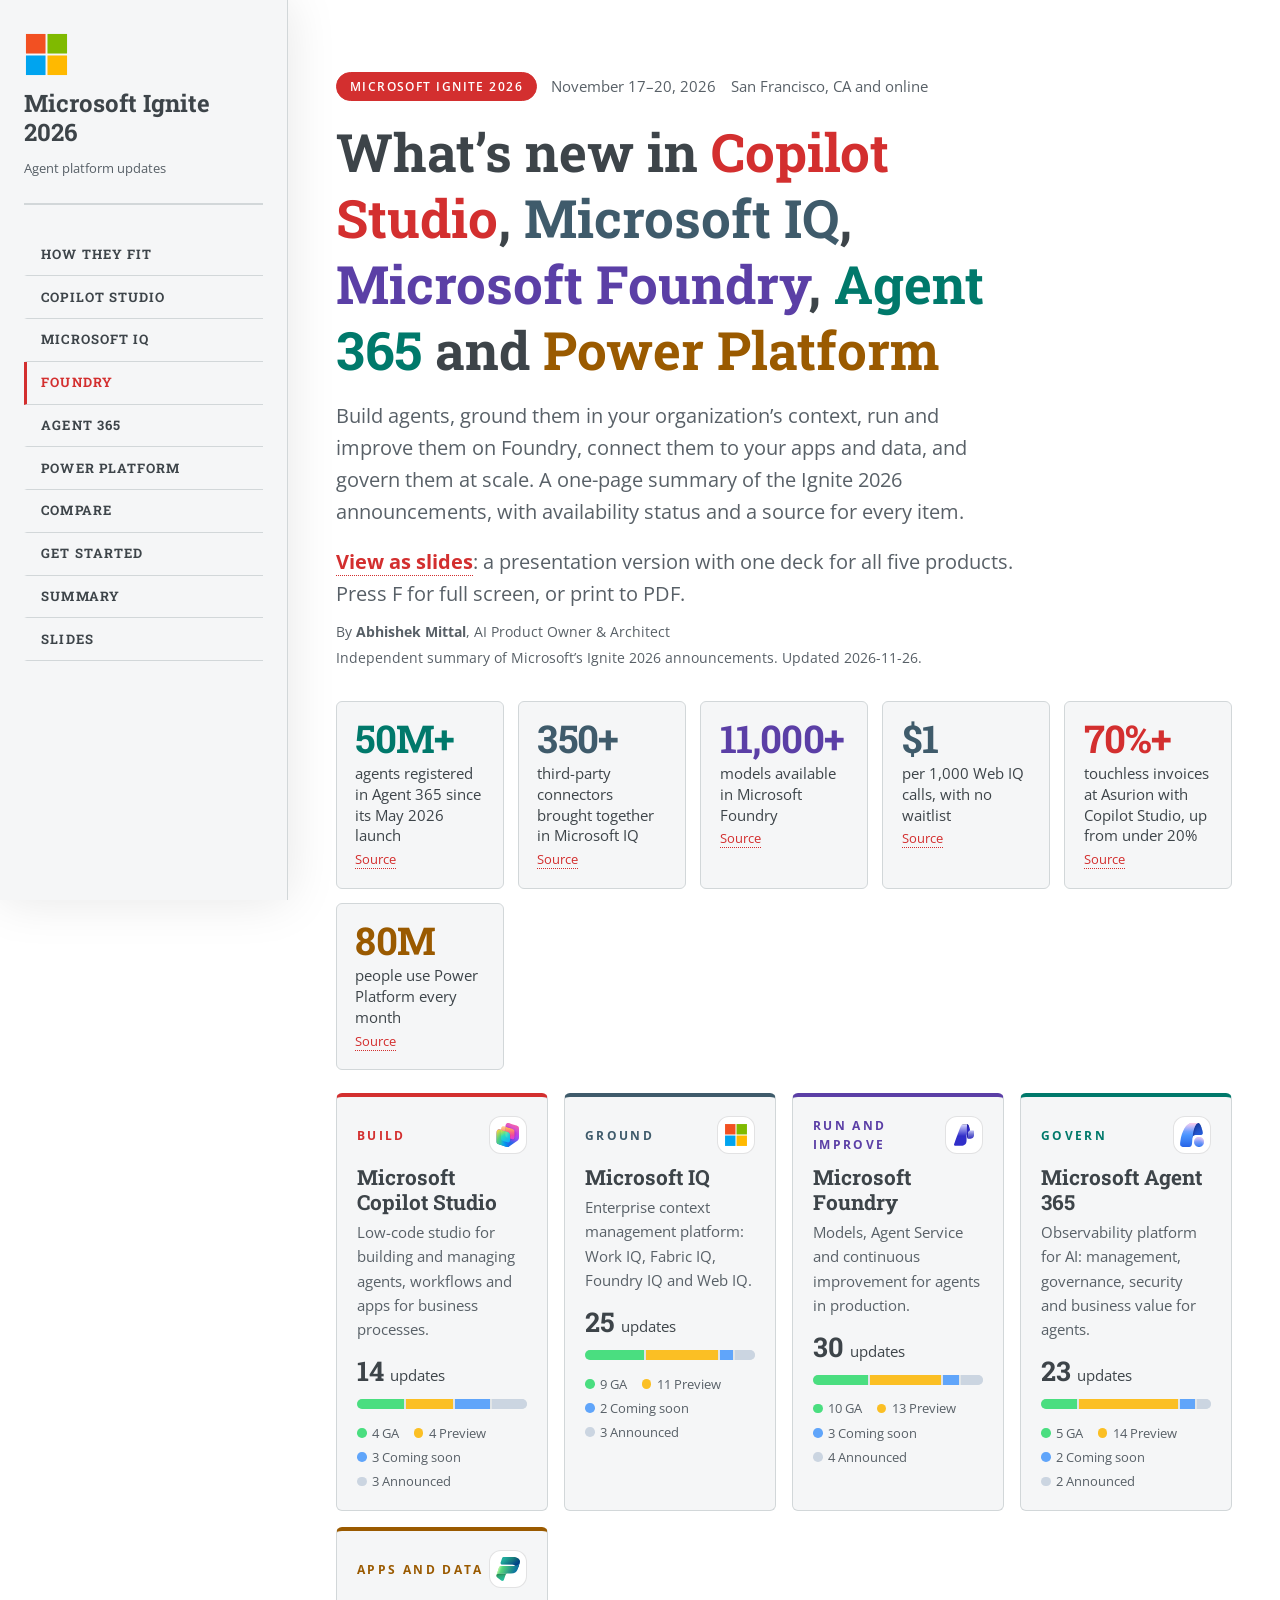
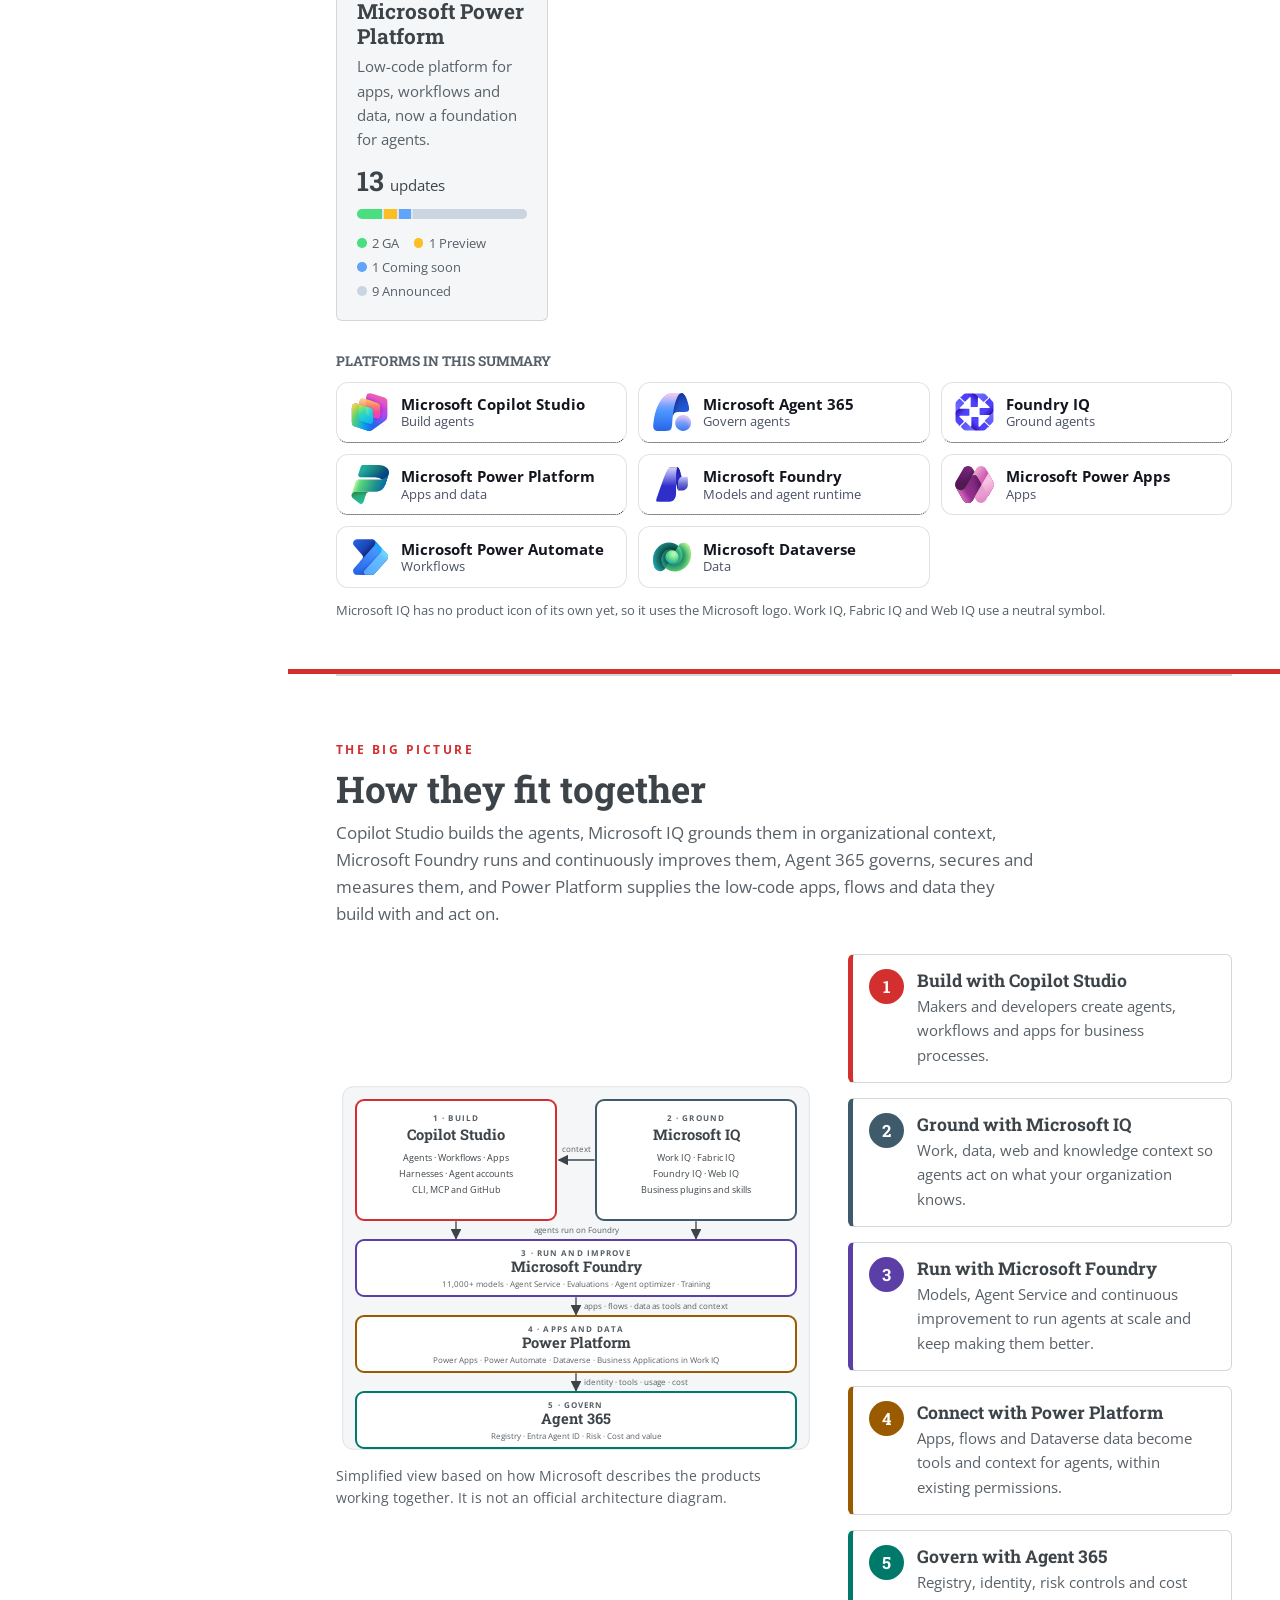
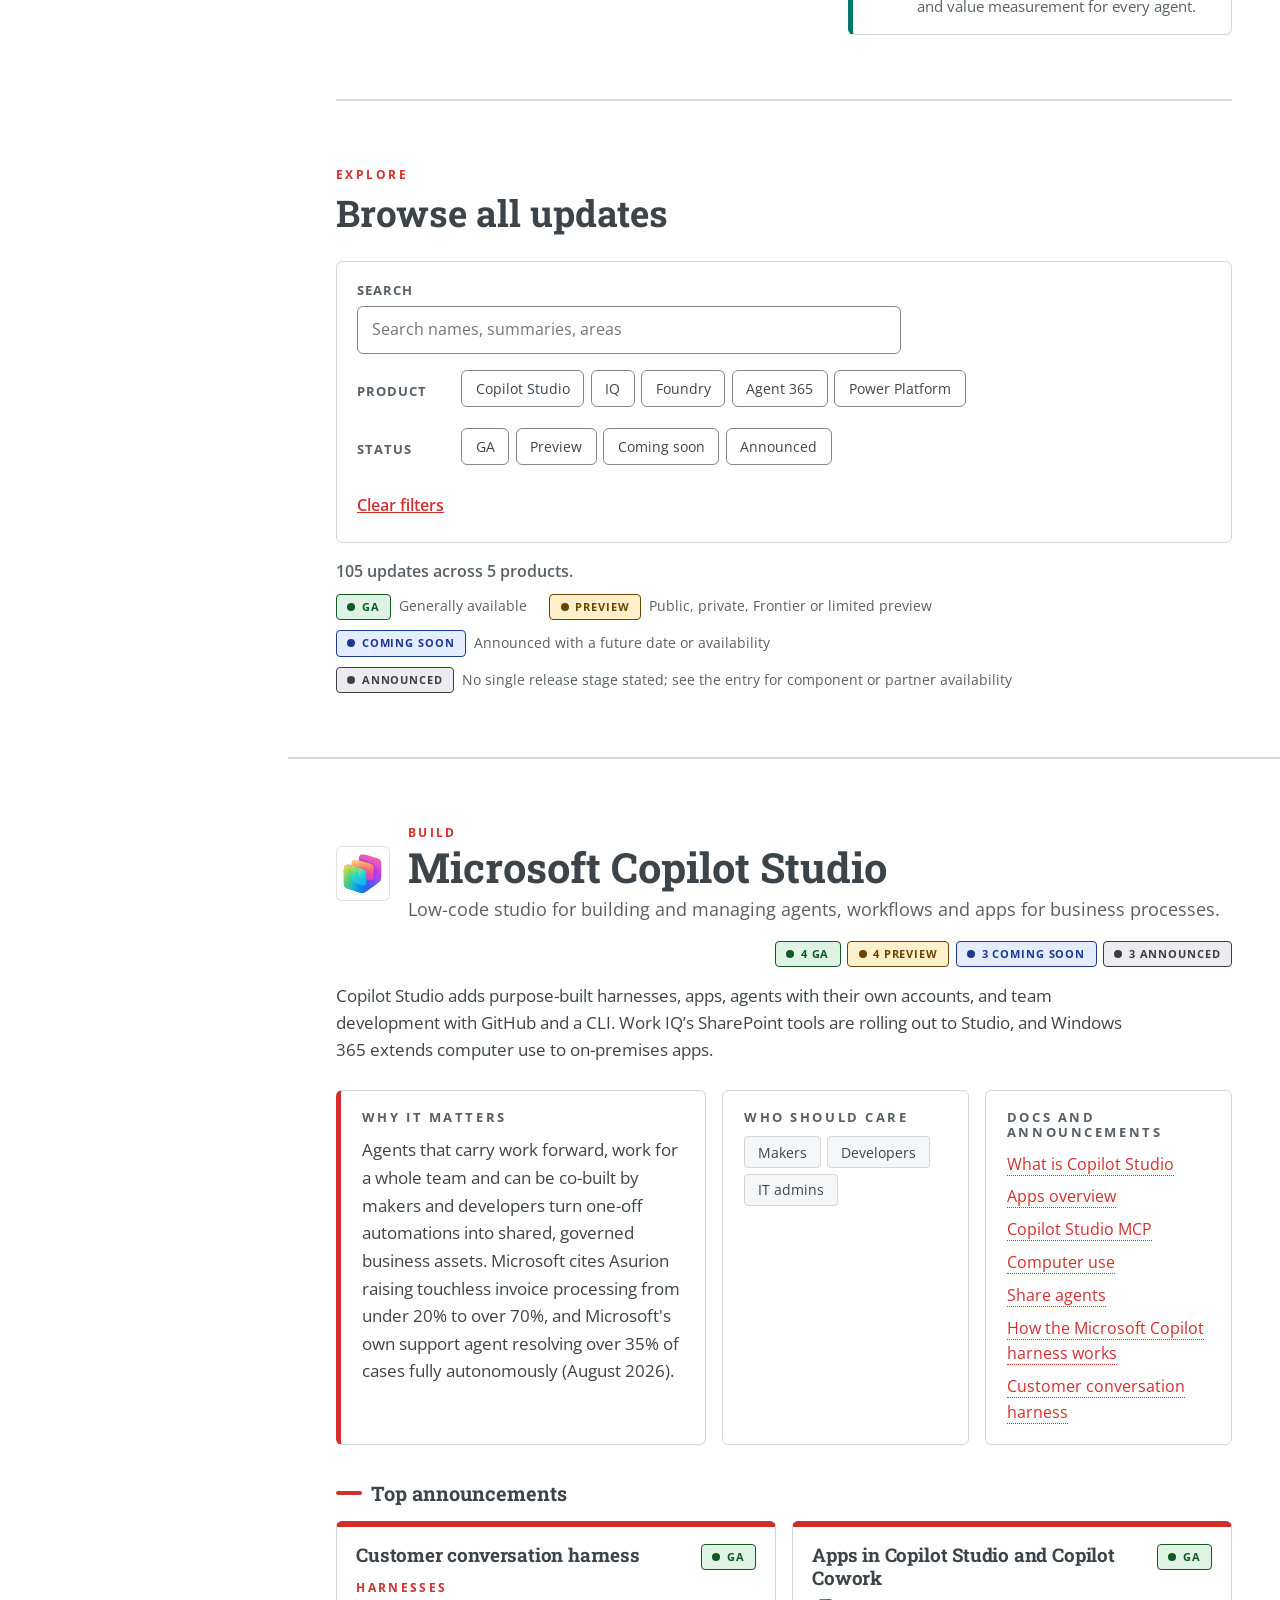
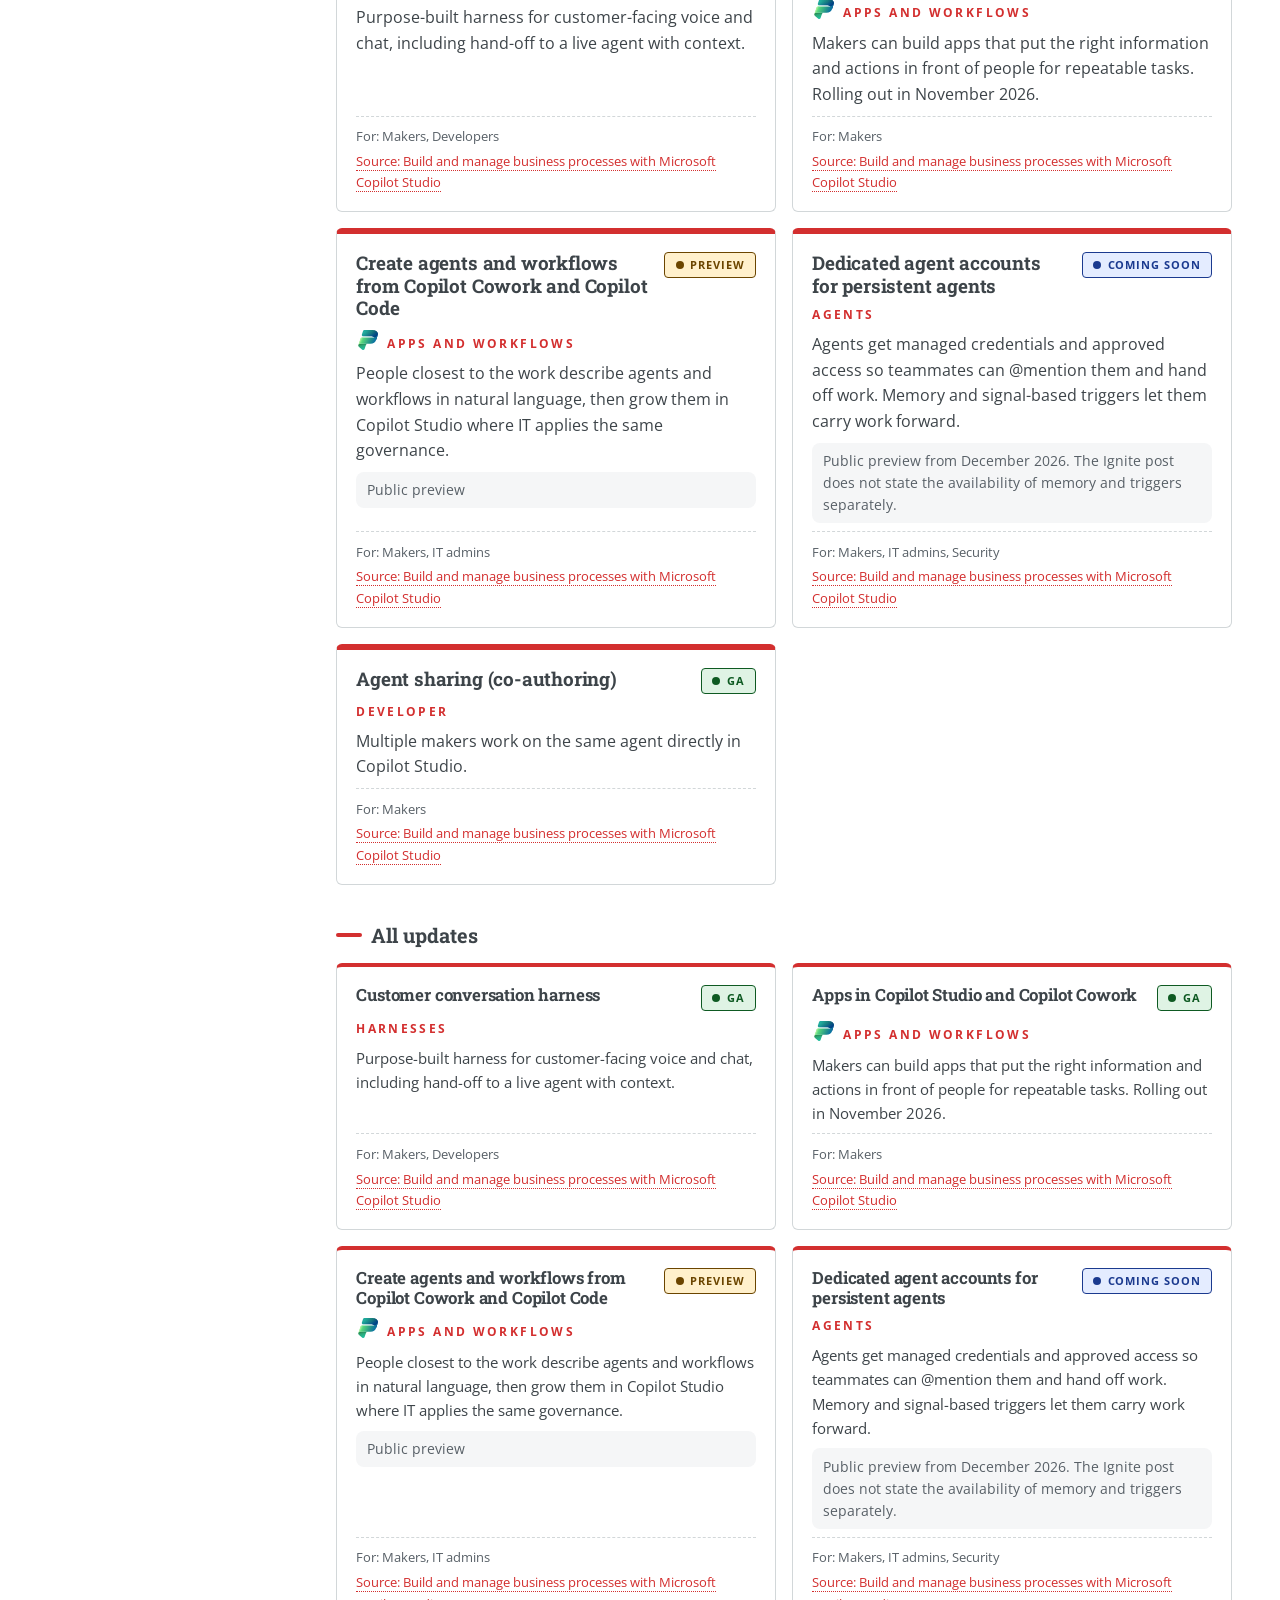
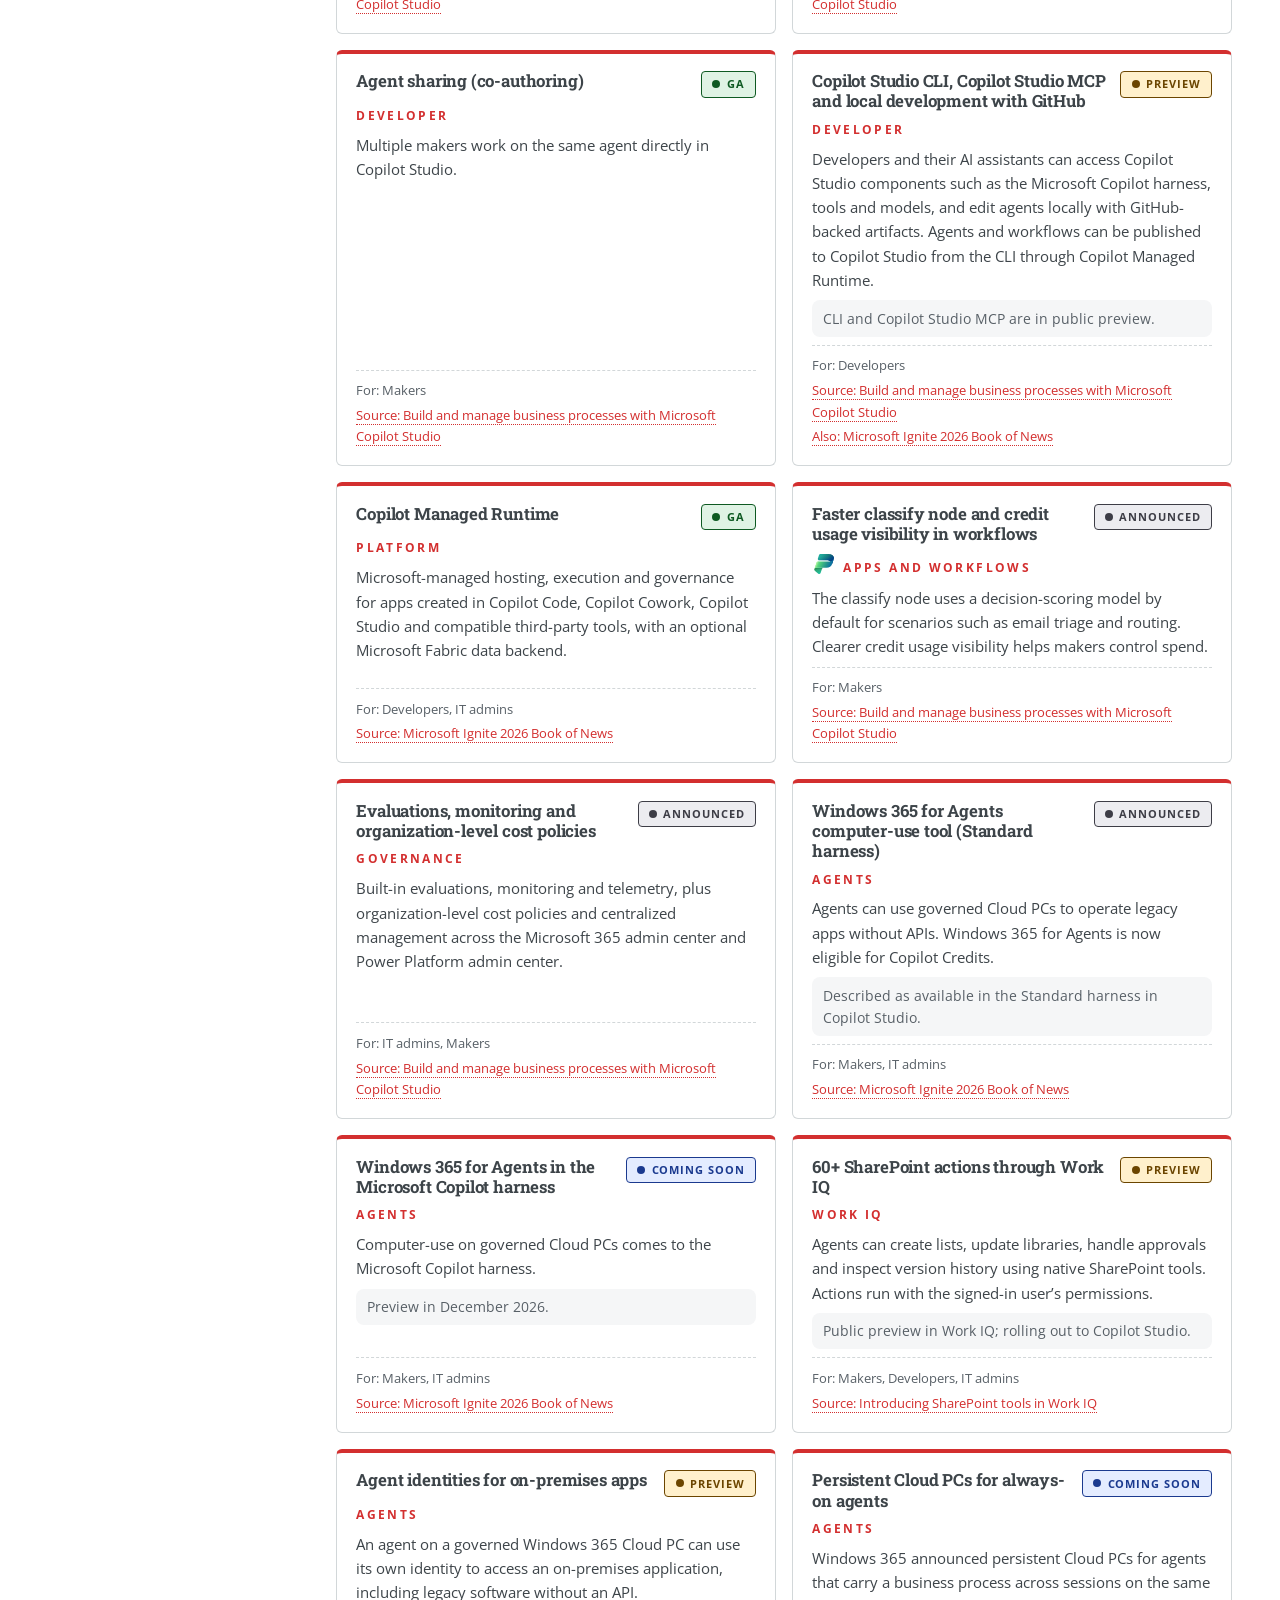
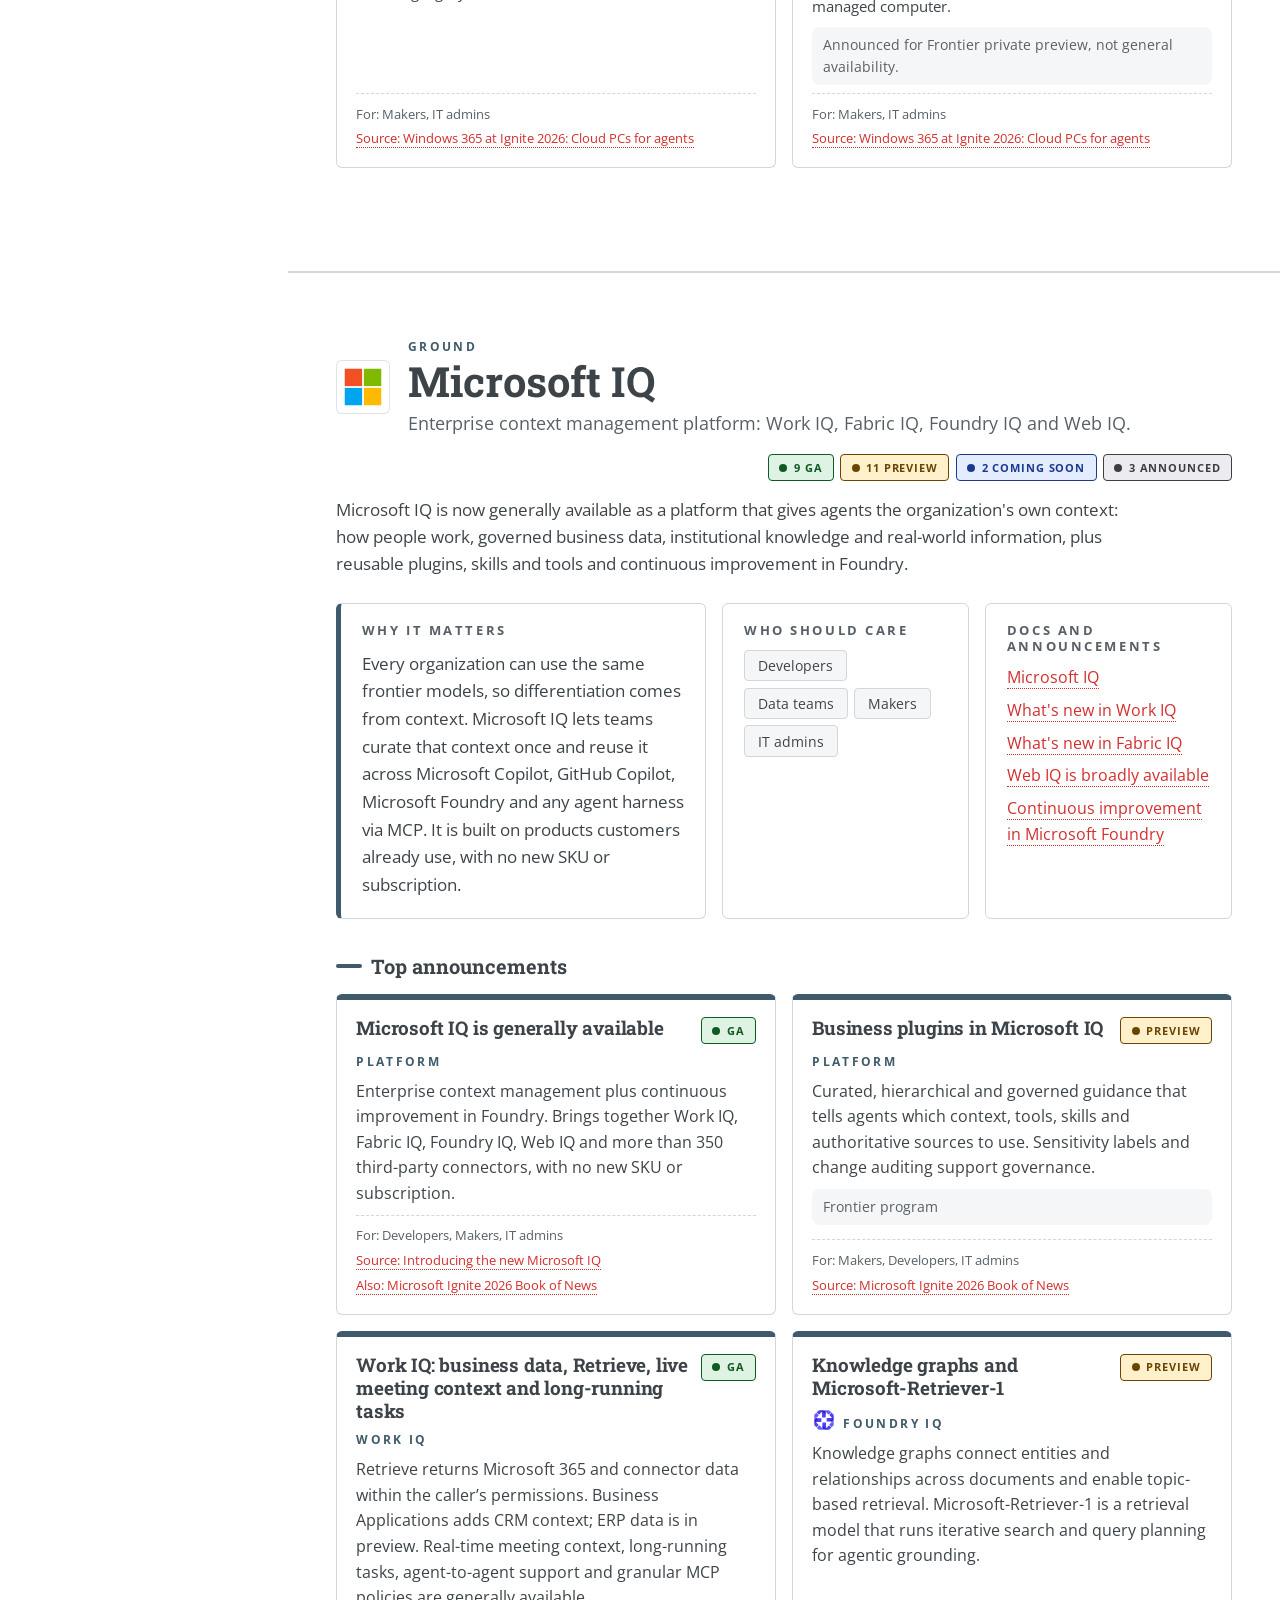
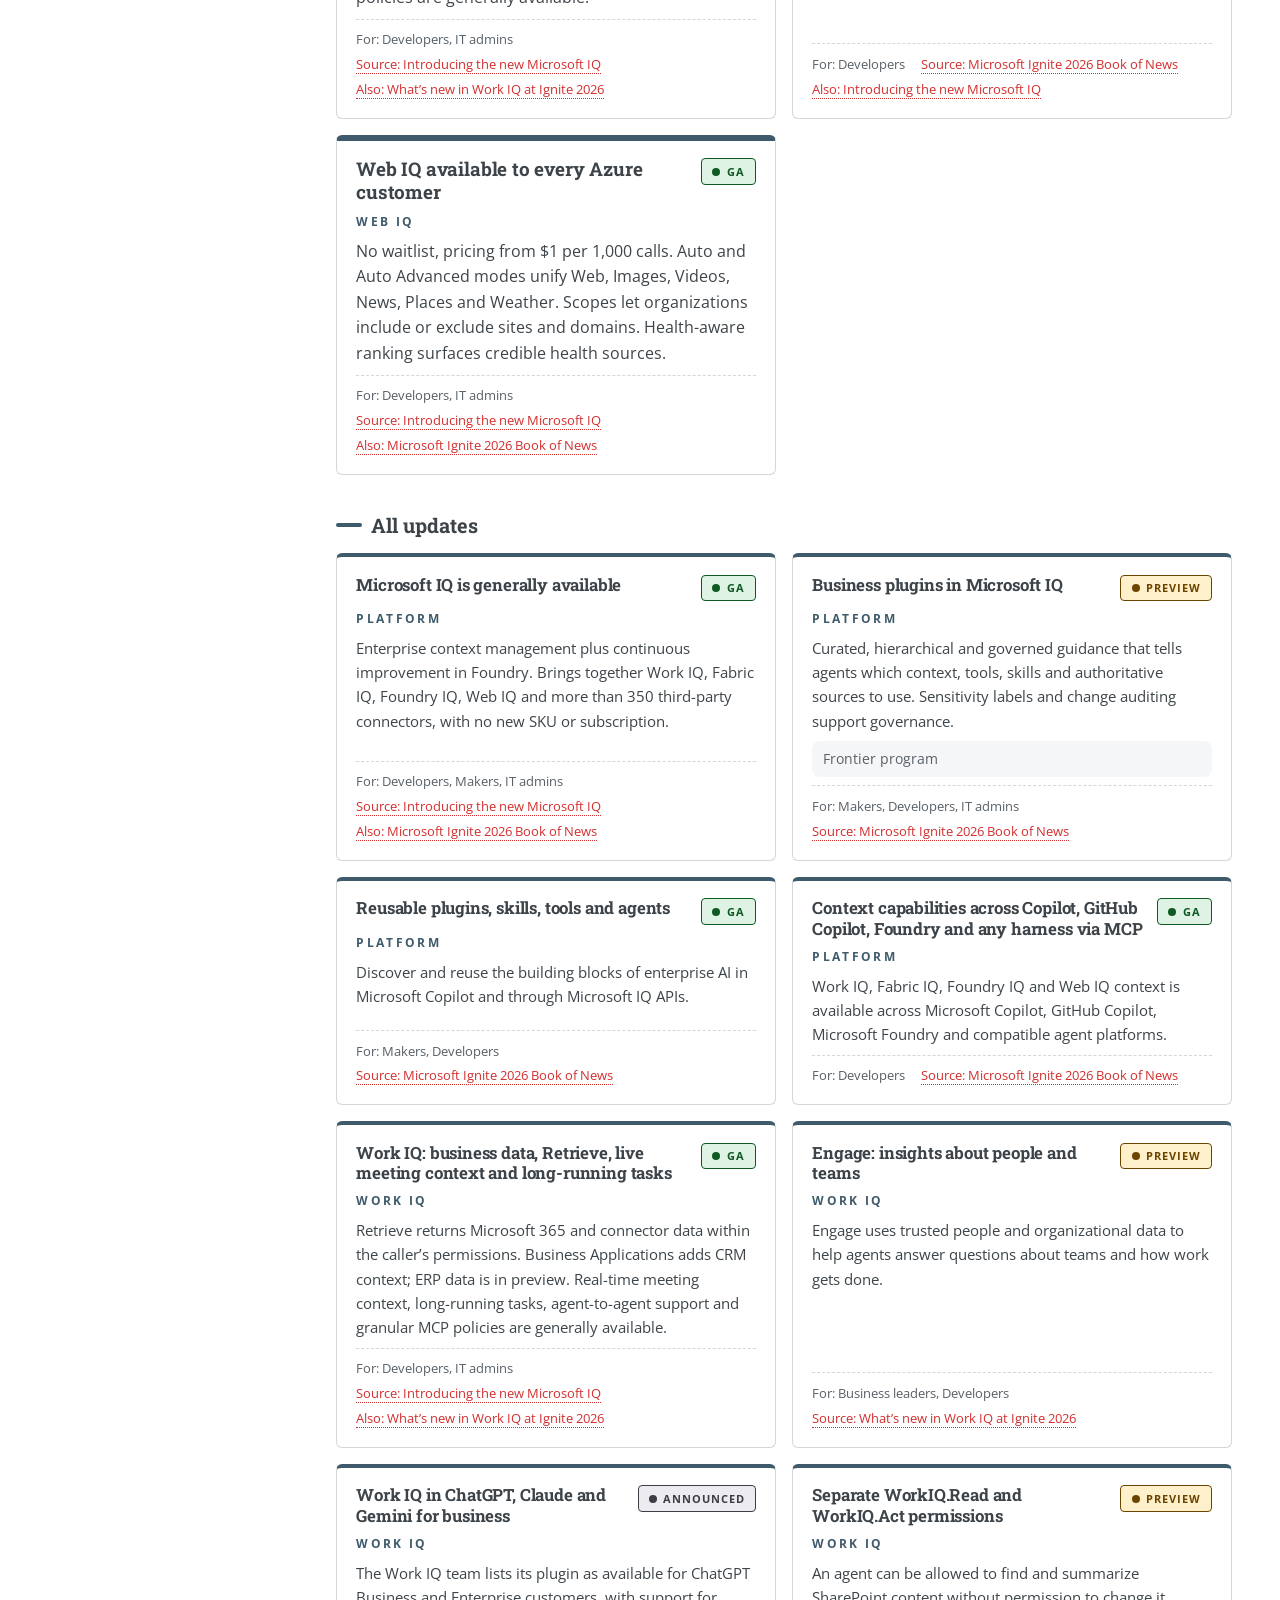
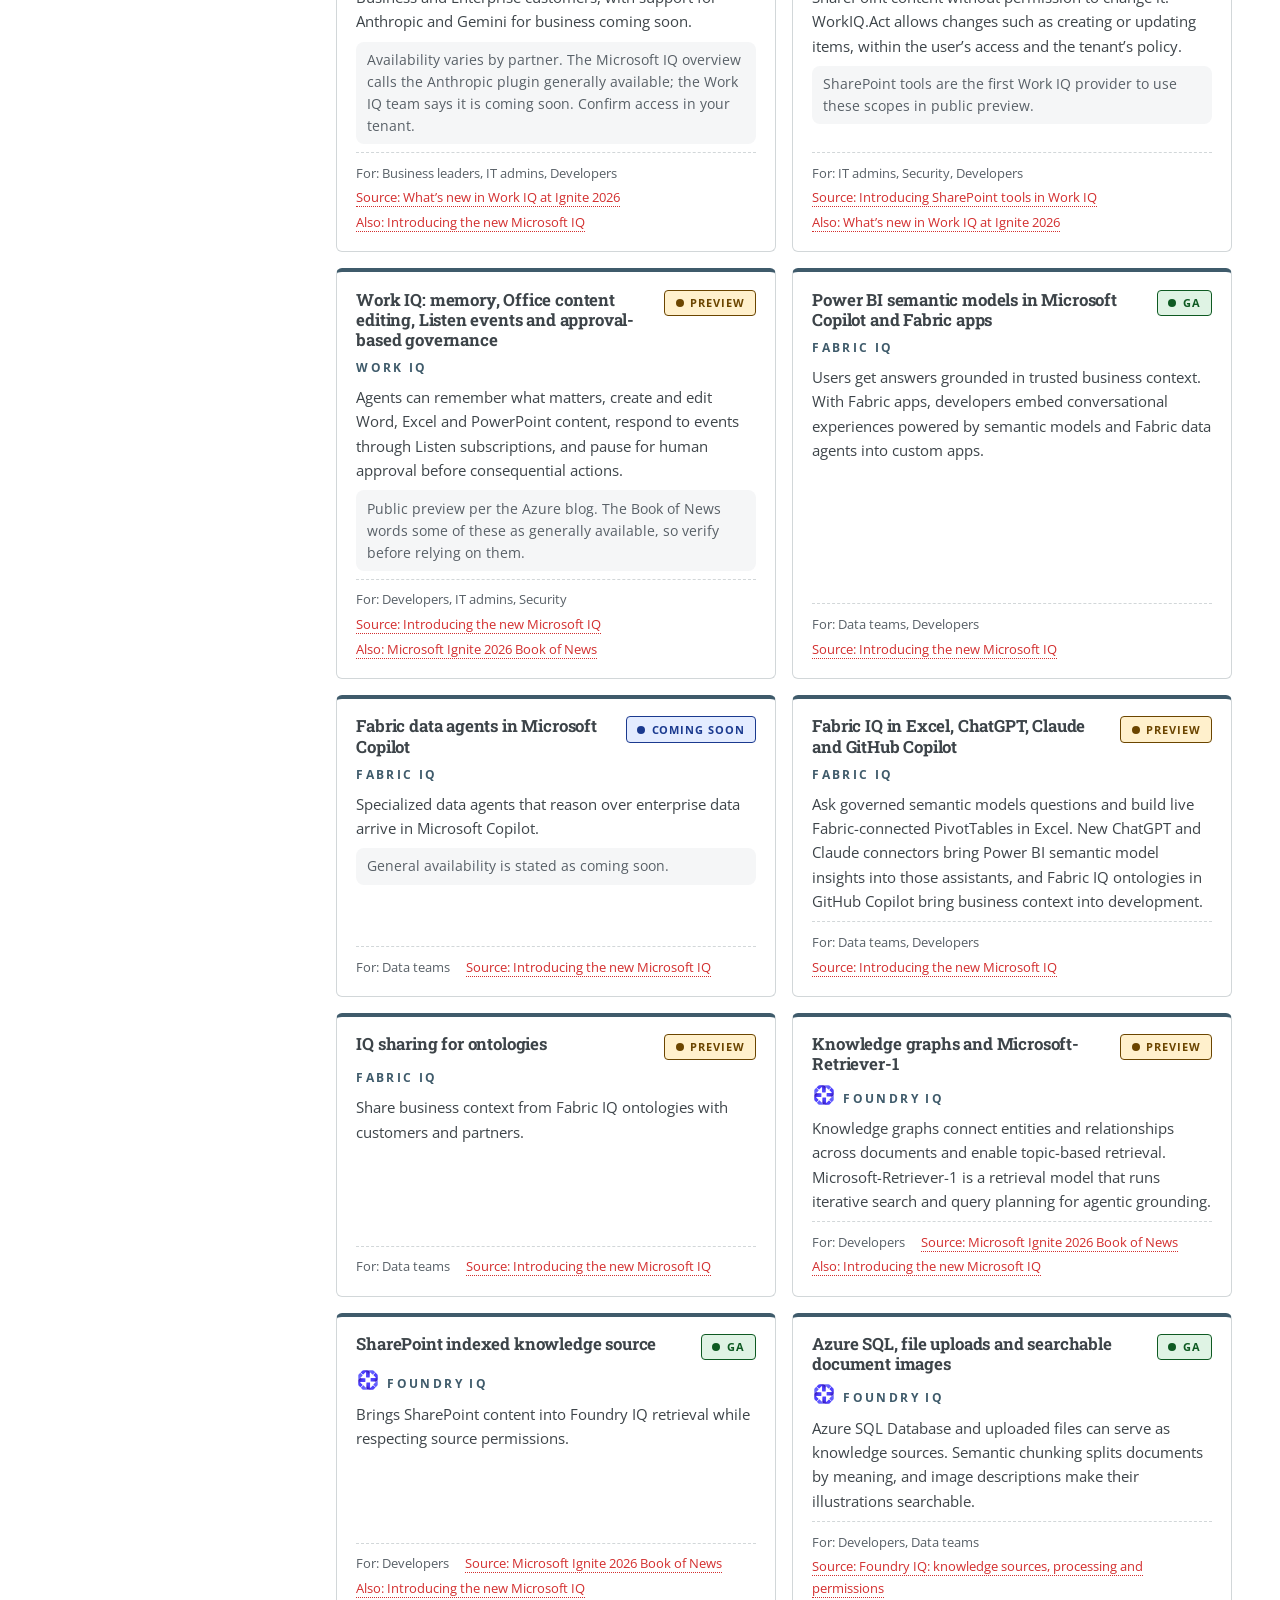
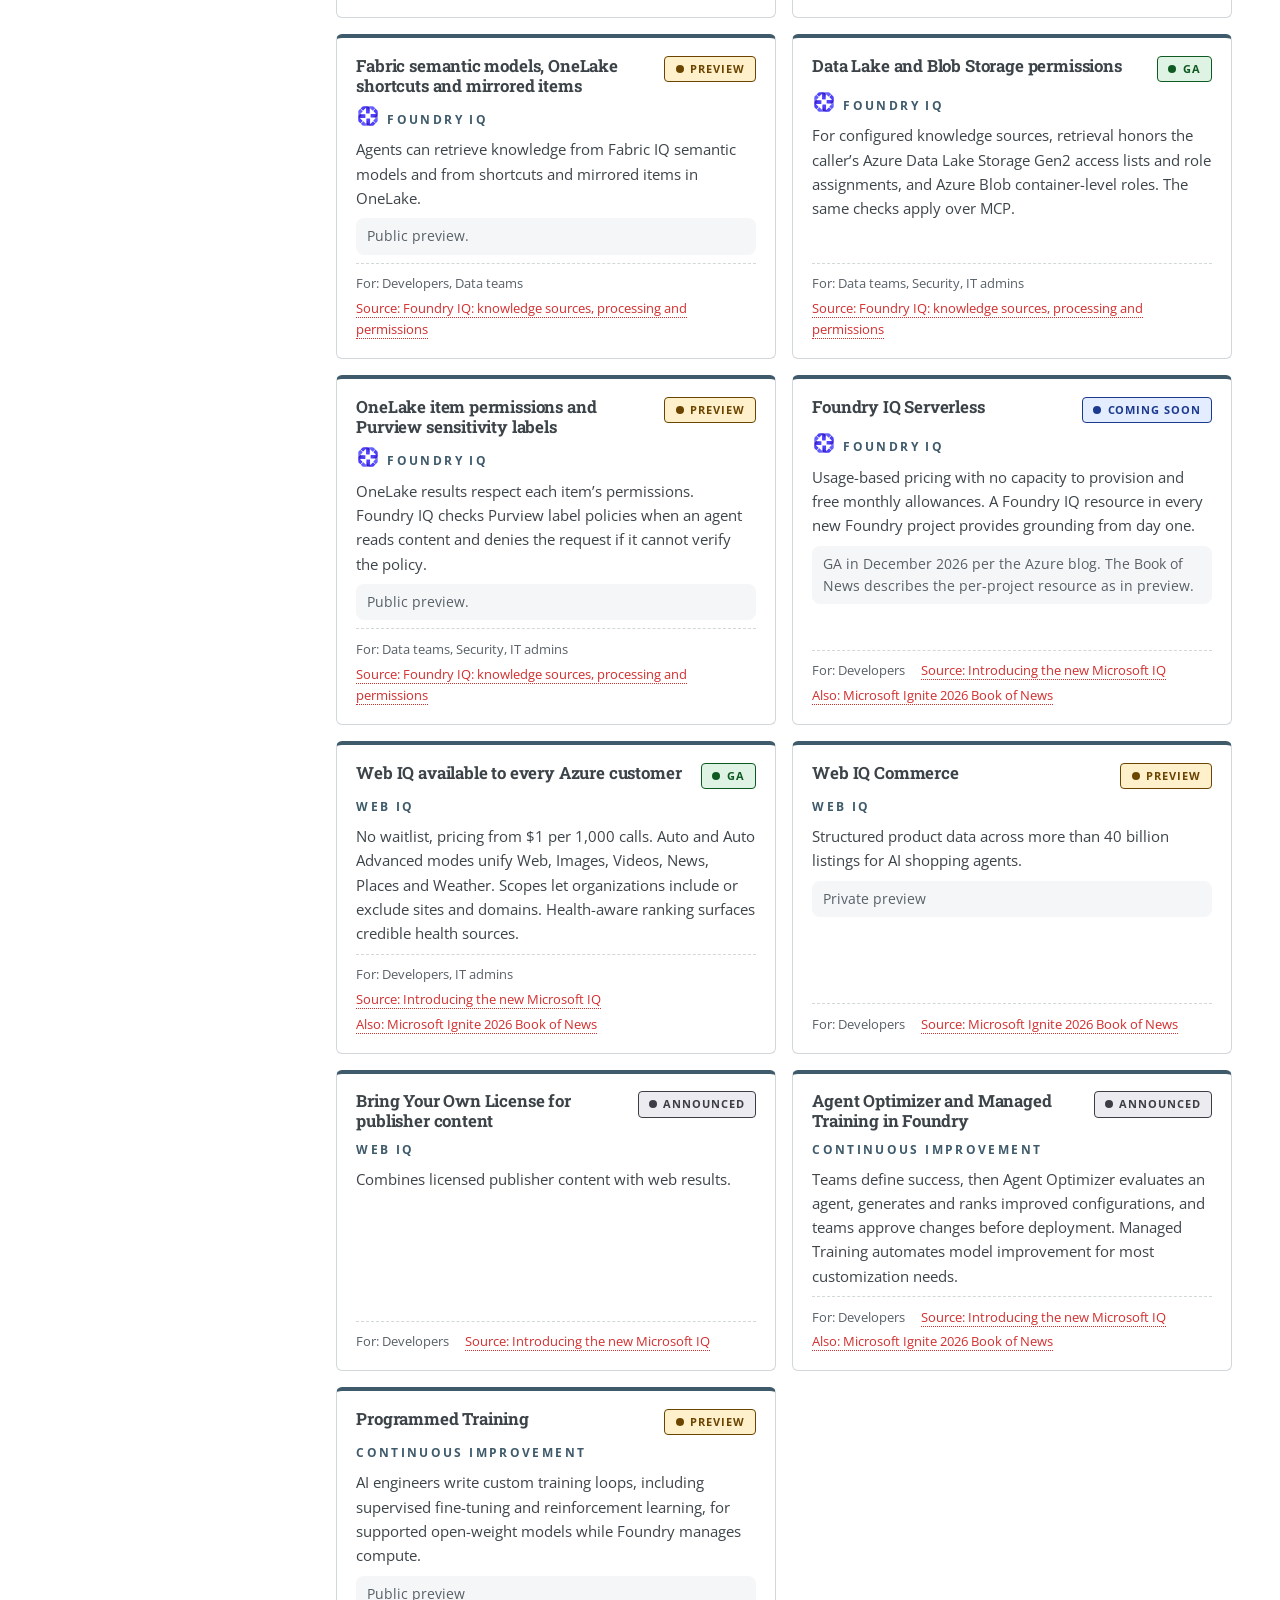
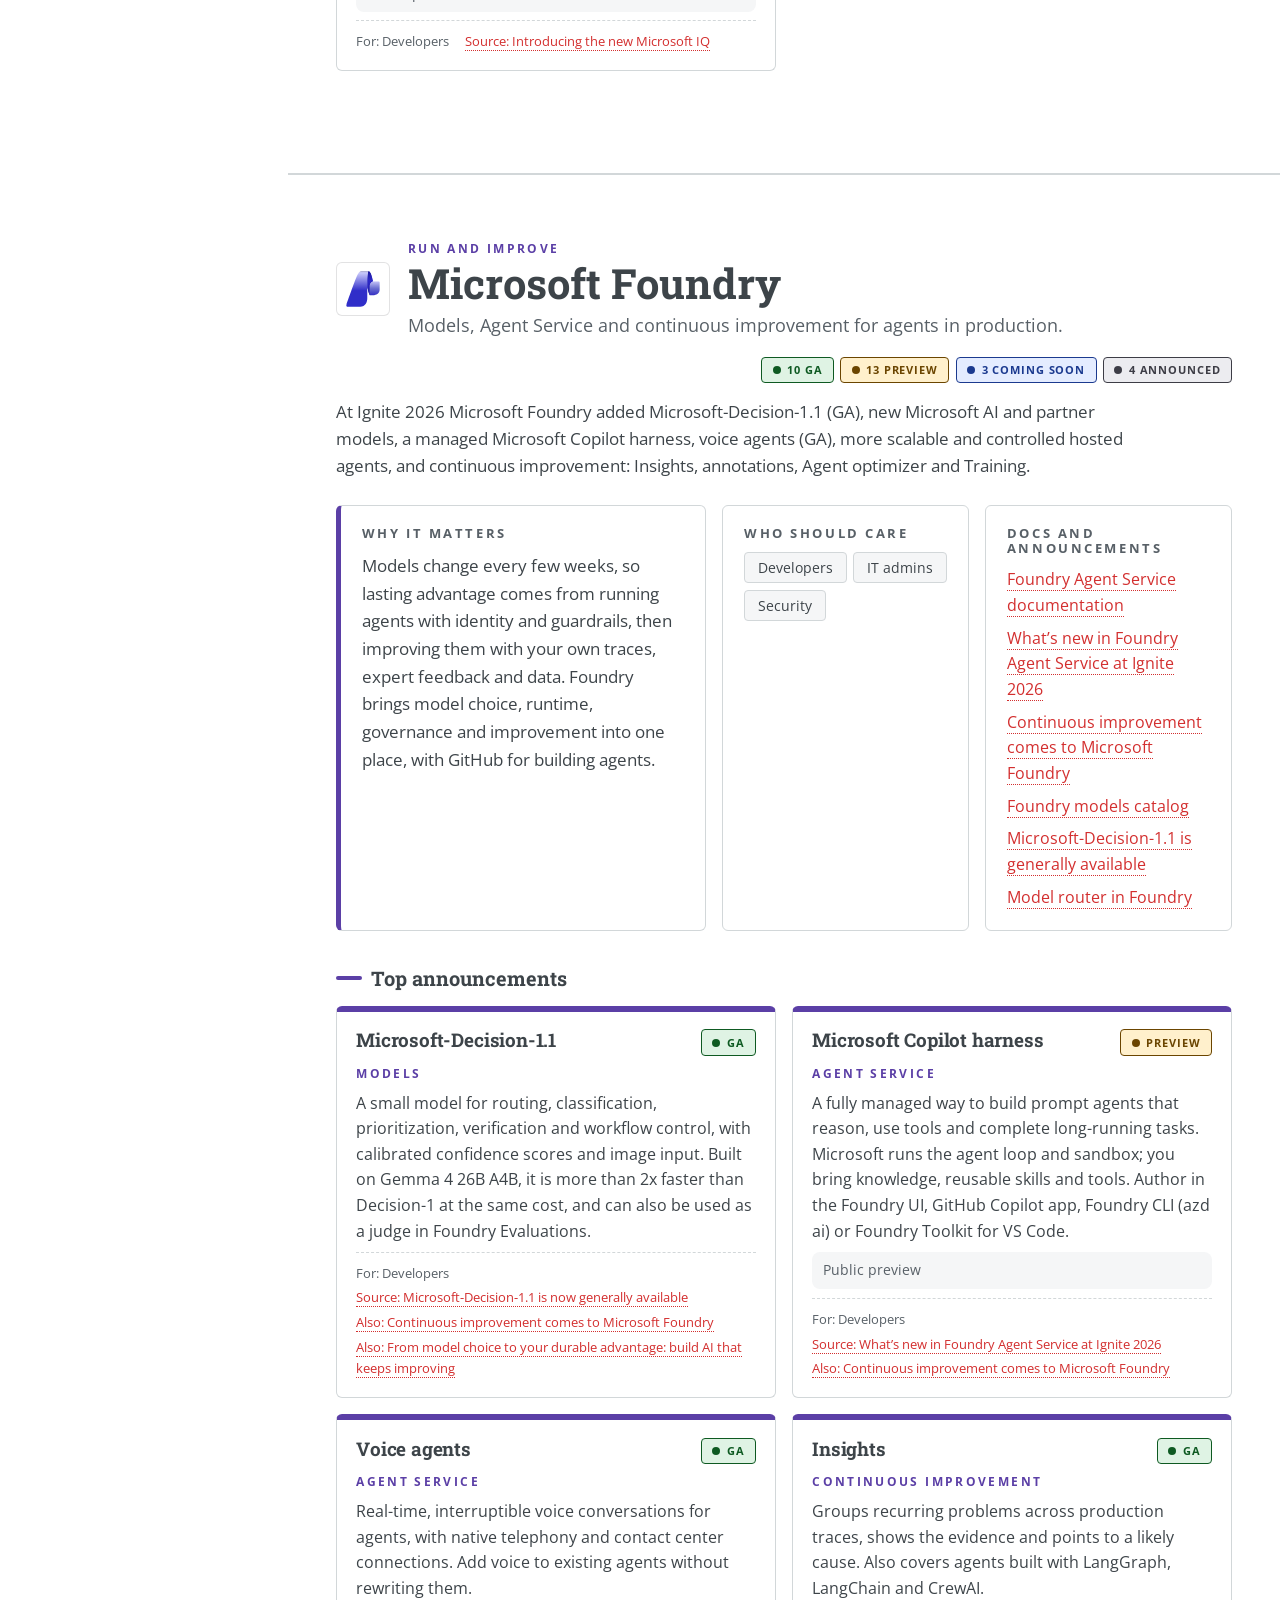
<file: index.html>
<!DOCTYPE html>
<html lang="en" data-theme="editorial">
<head>
  <meta charset="utf-8">
  <meta name="viewport" content="width=device-width, initial-scale=1">
  <title>Microsoft Ignite 2026 updates: Copilot Studio, Microsoft IQ, Microsoft Foundry, Agent 365 and Power Platform</title>
  <meta name="description" content="Independent summary of Microsoft’s Ignite 2026 announcements. Covers Copilot Studio, Microsoft IQ, Microsoft Foundry, Agent 365 and Power Platform, with availability status and sources.">
  <meta name="color-scheme" content="light dark">
  <meta property="og:type" content="website">
  <meta property="og:title" content="Microsoft Ignite 2026 updates: Copilot Studio, Microsoft IQ, Agent 365 and Power Platform">
  <meta property="og:description" content="What was announced for Copilot Studio, Microsoft IQ, Agent 365 and Power Platform at Ignite 2026, with GA, preview and coming-soon status and source links.">
  <meta property="og:site_name" content="Microsoft Ignite 2026 updates">
  <meta name="twitter:card" content="summary">
  <meta name="twitter:title" content="Microsoft Ignite 2026 updates: Copilot Studio, Microsoft IQ, Agent 365 and Power Platform">
  <meta name="twitter:description" content="Independent summary of Microsoft’s Ignite 2026 announcements. Includes availability status and source links.">
  <link rel="icon" href="data:image/svg+xml,%3Csvg xmlns='http://www.w3.org/2000/svg' viewBox='0 0 32 32'%3E%3Crect width='32' height='32' rx='8' fill='%230b5cad'/%3E%3Cpath d='M16 5l2.6 7.4L26 15l-7.4 2.6L16 25l-2.6-7.4L6 15l7.4-2.6z' fill='white'/%3E%3C/svg%3E">
  <link rel="stylesheet" href="assets/style.css?v=20261126l">
  <link rel="stylesheet" href="assets/editorial.css?v=20261126l">
  <script src="assets/app.js?v=20261126m" defer></script>
</head>
<body>
  <a class="skip-link" href="#main">Skip to main content</a>

  <header class="site-header">
    <div class="wrap header-inner">
      <a class="brand" href="#top">
        <img class="brand-logo" src="assets/icons/microsoft.svg" alt="Microsoft" width="40" height="40">
        <span>Microsoft Ignite 2026</span>
        <span class="brand-sub">Agent platform updates</span>
      </a>
      <nav aria-label="Primary">
        <ul class="nav-list" id="nav-list">
          <li><a href="#how-they-fit">How they fit</a></li>
          <li><a href="#copilot-studio">Copilot Studio</a></li>
          <li><a href="#iq">Microsoft IQ</a></li>
          <li><a href="#foundry">Foundry</a></li>
          <li><a href="#agent-365">Agent 365</a></li>
          <li><a href="#power-platform">Power Platform</a></li>
          <li><a href="#compare">Compare</a></li>
          <li><a href="#get-started">Get started</a></li>
          <li><a href="#summary">Summary</a></li>
          <li><a href="slides.html">Slides</a></li>
        </ul>
      </nav>
    </div>
  </header>

  <main id="main">
    <section class="hero" id="top" aria-labelledby="hero-title">
      <div class="wrap">
        <p class="eyebrow"><span class="pill">Microsoft Ignite 2026</span><span id="event-dates">November 17–20, 2026</span><span id="event-location">San Francisco, CA and online</span></p>
        <h1 id="hero-title">What’s new in <span class="hl-build">Copilot Studio</span>, <span class="hl-ground">Microsoft IQ</span>, <span class="hl-foundry">Microsoft Foundry</span>, <span class="hl-govern">Agent 365</span> and <span class="hl-apps">Power Platform</span></h1>
        <p class="lead">Build agents, ground them in your organization’s context, run and improve them on Foundry, connect them to your apps and data, and govern them at scale. A one-page summary of the Ignite 2026 announcements, with availability status and a source for every item.</p>
        <p class="lead"><a href="slides.html"><strong>View as slides</strong></a>: a presentation version with one deck for all five products. Press F for full screen, or print to PDF.</p>
        <p class="updated byline">By <strong>Abhishek Mittal</strong>, AI Product Owner &amp; Architect</p>
        <p class="updated">Independent summary of Microsoft’s Ignite 2026 announcements. Updated <time id="last-updated" datetime="2026-11-26">2026-11-26</time>.</p>
        <ul class="kpis" id="kpis" aria-label="Key numbers"></ul>
        <ul class="product-cards" id="product-cards" aria-label="Products"></ul>
        <div class="platforms-wrap">
          <h2 class="platforms-title">Platforms in this summary</h2>
          <ul class="platforms" id="platforms" aria-label="Platforms and their official Microsoft icons"></ul>
          <p class="platforms-note">Microsoft IQ has no product icon of its own yet, so it uses the Microsoft logo. Work IQ, Fabric IQ and Web IQ use a neutral symbol.</p>
        </div>
        
        <noscript><p class="notice">This page renders its content from <code>data/updates.json</code> with JavaScript. Enable JavaScript, or read the data file directly.</p></noscript>
      </div>
    </section>

    <section class="wrap section" id="how-they-fit" aria-labelledby="fit-title">
      <div class="section-head">
        <p class="kicker">The big picture</p>
        <h2 id="fit-title">How they fit together</h2>
        <p class="section-intro">Copilot Studio builds the agents, Microsoft IQ grounds them in organizational context, Microsoft Foundry runs and continuously improves them, Agent 365 governs, secures and measures them, and Power Platform supplies the low-code apps, flows and data they build with and act on.</p>
      </div>
      <div class="fit-grid">
        <figure class="diagram">
          <svg viewBox="0 0 720 564" role="img" aria-labelledby="diagram-title diagram-desc" xmlns="http://www.w3.org/2000/svg">
            <title id="diagram-title">How Copilot Studio, Microsoft IQ, Microsoft Foundry, Power Platform and Agent 365 fit together</title>
            <desc id="diagram-desc">Copilot Studio builds agents, workflows and apps. Microsoft IQ sits beside it and supplies context from Work IQ, Fabric IQ, Foundry IQ and Web IQ, shown by an arrow into the agents. Below both, Microsoft Foundry runs and continuously improves the agents with models, Agent Service, evaluations and training. Power Platform supplies apps, flows and data as tools and context. Agent 365 is a governance band across the bottom, with an arrow showing identities, tools, usage and costs flowing into it.</desc>
            <defs>
              <marker id="arrow" viewBox="0 0 10 10" refX="9" refY="5" markerWidth="8" markerHeight="8" orient="auto-start-reverse">
                <path d="M0 0 L10 5 L0 10 z" class="svg-arrow"/>
              </marker>
            </defs>
            <rect x="10" y="10" width="700" height="544" rx="16" class="svg-frame"/>

            <rect x="30" y="30" width="300" height="180" rx="12" class="svg-box svg-build"/>
            <text x="180" y="62" text-anchor="middle" class="svg-step">1 · BUILD</text>
            <text x="180" y="90" text-anchor="middle" class="svg-title">Copilot Studio</text>
            <text x="180" y="122" text-anchor="middle" class="svg-text">Agents · Workflows · Apps</text>
            <text x="180" y="146" text-anchor="middle" class="svg-text">Harnesses · Agent accounts</text>
            <text x="180" y="170" text-anchor="middle" class="svg-text">CLI, MCP and GitHub</text>

            <rect x="390" y="30" width="300" height="180" rx="12" class="svg-box svg-ground"/>
            <text x="540" y="62" text-anchor="middle" class="svg-step">2 · GROUND</text>
            <text x="540" y="90" text-anchor="middle" class="svg-title">Microsoft IQ</text>
            <text x="540" y="122" text-anchor="middle" class="svg-text">Work IQ · Fabric IQ</text>
            <text x="540" y="146" text-anchor="middle" class="svg-text">Foundry IQ · Web IQ</text>
            <text x="540" y="170" text-anchor="middle" class="svg-text">Business plugins and skills</text>

            <line x1="388" y1="120" x2="334" y2="120" class="svg-line" marker-end="url(#arrow)"/>
            <text x="361" y="108" text-anchor="middle" class="svg-small">context</text>

            <line x1="180" y1="212" x2="180" y2="238" class="svg-line" marker-end="url(#arrow)"/>
            <line x1="540" y1="212" x2="540" y2="238" class="svg-line" marker-end="url(#arrow)"/>
            <text x="360" y="230" text-anchor="middle" class="svg-small">agents run on Foundry</text>

            <rect x="30" y="240" width="660" height="84" rx="12" class="svg-box svg-foundry"/>
            <text x="360" y="264" text-anchor="middle" class="svg-step">3 · RUN AND IMPROVE</text>
            <text x="360" y="288" text-anchor="middle" class="svg-title">Microsoft Foundry</text>
            <text x="360" y="310" text-anchor="middle" class="svg-small">11,000+ models · Agent Service · Evaluations · Agent optimizer · Training</text>

            <line x1="360" y1="326" x2="360" y2="352" class="svg-line" marker-end="url(#arrow)"/>
            <text x="372" y="344" text-anchor="start" class="svg-small">apps · flows · data as tools and context</text>

            <rect x="30" y="354" width="660" height="84" rx="12" class="svg-box svg-apps"/>
            <text x="360" y="378" text-anchor="middle" class="svg-step">4 · APPS AND DATA</text>
            <text x="360" y="402" text-anchor="middle" class="svg-title">Power Platform</text>
            <text x="360" y="424" text-anchor="middle" class="svg-small">Power Apps · Power Automate · Dataverse · Business Applications in Work IQ</text>

            <line x1="360" y1="440" x2="360" y2="466" class="svg-line" marker-end="url(#arrow)"/>
            <text x="372" y="458" text-anchor="start" class="svg-small">identity · tools · usage · cost</text>

            <rect x="30" y="468" width="660" height="84" rx="12" class="svg-box svg-govern"/>
            <text x="360" y="492" text-anchor="middle" class="svg-step">5 · GOVERN</text>
            <text x="360" y="516" text-anchor="middle" class="svg-title">Agent 365</text>
            <text x="360" y="538" text-anchor="middle" class="svg-small">Registry · Entra Agent ID · Risk · Cost and value</text>
          </svg>
          <figcaption>Simplified view based on how Microsoft describes the products working together. It is not an official architecture diagram.</figcaption>
        </figure>
        <ol class="fit-steps" aria-label="The five roles">
          <li data-product="copilot-studio">
            <h3>Build with Copilot Studio</h3>
            <p>Makers and developers create agents, workflows and apps for business processes.</p>
          </li>
          <li data-product="iq">
            <h3>Ground with Microsoft IQ</h3>
            <p>Work, data, web and knowledge context so agents act on what your organization knows.</p>
          </li>
          <li data-product="foundry">
            <h3>Run with Microsoft Foundry</h3>
            <p>Models, Agent Service and continuous improvement to run agents at scale and keep making them better.</p>
          </li>
          <li data-product="power-platform">
            <h3>Connect with Power Platform</h3>
            <p>Apps, flows and Dataverse data become tools and context for agents, within existing permissions.</p>
          </li>
          <li data-product="agent-365">
            <h3>Govern with Agent 365</h3>
            <p>Registry, identity, risk controls and cost and value measurement for every agent.</p>
          </li>
        </ol>
      </div>
    </section>

    <section class="wrap section" id="explore" aria-labelledby="explore-title">
      <div class="section-head">
        <p class="kicker">Explore</p>
        <h2 id="explore-title">Browse all updates</h2>
      </div>
      <form class="filters" id="filters" role="search" aria-label="Filter updates" onsubmit="return false">
        <div class="field">
          <label for="q">Search</label>
          <input id="q" type="search" placeholder="Search names, summaries, areas" autocomplete="off">
        </div>
        <fieldset>
          <legend>Product</legend>
          <div class="chips" id="product-filter"></div>
        </fieldset>
        <fieldset>
          <legend>Status</legend>
          <div class="chips" id="status-filter"></div>
        </fieldset>
        <button type="reset" class="btn-link" id="reset-filters">Clear filters</button>
      </form>
      <div class="result-row">
        <p class="result-count" id="result-count" role="status" aria-live="polite"></p>
        <a class="btn-link is-hidden" id="jump-results" href="#product-sections">Jump to results</a>
      </div>
      <dl class="legend" id="status-legend" aria-label="Status legend"></dl>
    </section>

    <div id="product-sections"></div>

    <section class="wrap section" id="compare" aria-labelledby="compare-title">
      <div class="section-head">
        <p class="kicker">Side by side</p>
        <h2 id="compare-title">Compare at a glance</h2>
      </div>
      <div class="table-scroll" tabindex="0" role="region" aria-labelledby="compare-title">
        <table id="compare-table"></table>
      </div>
    </section>

    <section class="wrap section" id="get-started" aria-labelledby="start-title">
      <div class="section-head">
        <p class="kicker">Next steps</p>
        <h2 id="start-title">Get started</h2>
      </div>
      <div class="start-grid" id="start-grid"></div>
    </section>

    <section class="wrap section" id="summary" aria-labelledby="summary-title">
      <div class="section-head">
        <p class="kicker">In a nutshell</p>
        <h2 id="summary-title">Summary at a glance</h2>
        <p class="section-intro">One card per platform: what it is, what was announced and who should care.</p>
      </div>
      <ul class="glance-grid" id="glance-grid" aria-label="Platform summaries"></ul>
    </section>
  </main>

  <footer class="site-footer">
    <div class="wrap">
      <p class="disclaimer trademark">Microsoft, Copilot Studio, Agent 365, Power Platform, Microsoft Foundry and related names and icons are trademarks of the Microsoft group of companies. Icons are the unmodified official Microsoft architecture icons (<a href="https://learn.microsoft.com/en-us/power-platform/guidance/icons" rel="noopener noreferrer" target="_blank">Power Platform</a>, <a href="https://learn.microsoft.com/en-us/azure/architecture/icons/" rel="noopener noreferrer" target="_blank">Azure</a>), used to identify those Microsoft products. This site is not affiliated with or endorsed by Microsoft.</p>
      <h2 class="footer-heading">Sources</h2>
      <ul class="source-list" id="source-list"></ul>
      <p class="footer-author">Compiled by <strong>Abhishek Mittal</strong>, AI Product Owner &amp; Architect.</p>
      <p class="disclaimer legal" id="legal-disclaimer"><strong>Disclaimer.</strong> The author compiled this summary from documentation, blog posts, the Book of News and other content published or provided by Microsoft during Microsoft Ignite 2026. All information is referenced from those Microsoft materials, and it is not an official Microsoft statement. It is shared for general information only; availability, naming, pricing and licensing can change, and details may be incomplete or out of date. The author makes no representations or warranties about its accuracy, completeness or suitability, and accepts no responsibility or liability for any decision or action taken based on it. Please verify everything against the official Microsoft sources linked on this page. This is not legal advice.</p>
    </div>
  </footer>
</body>
</html>
</file>
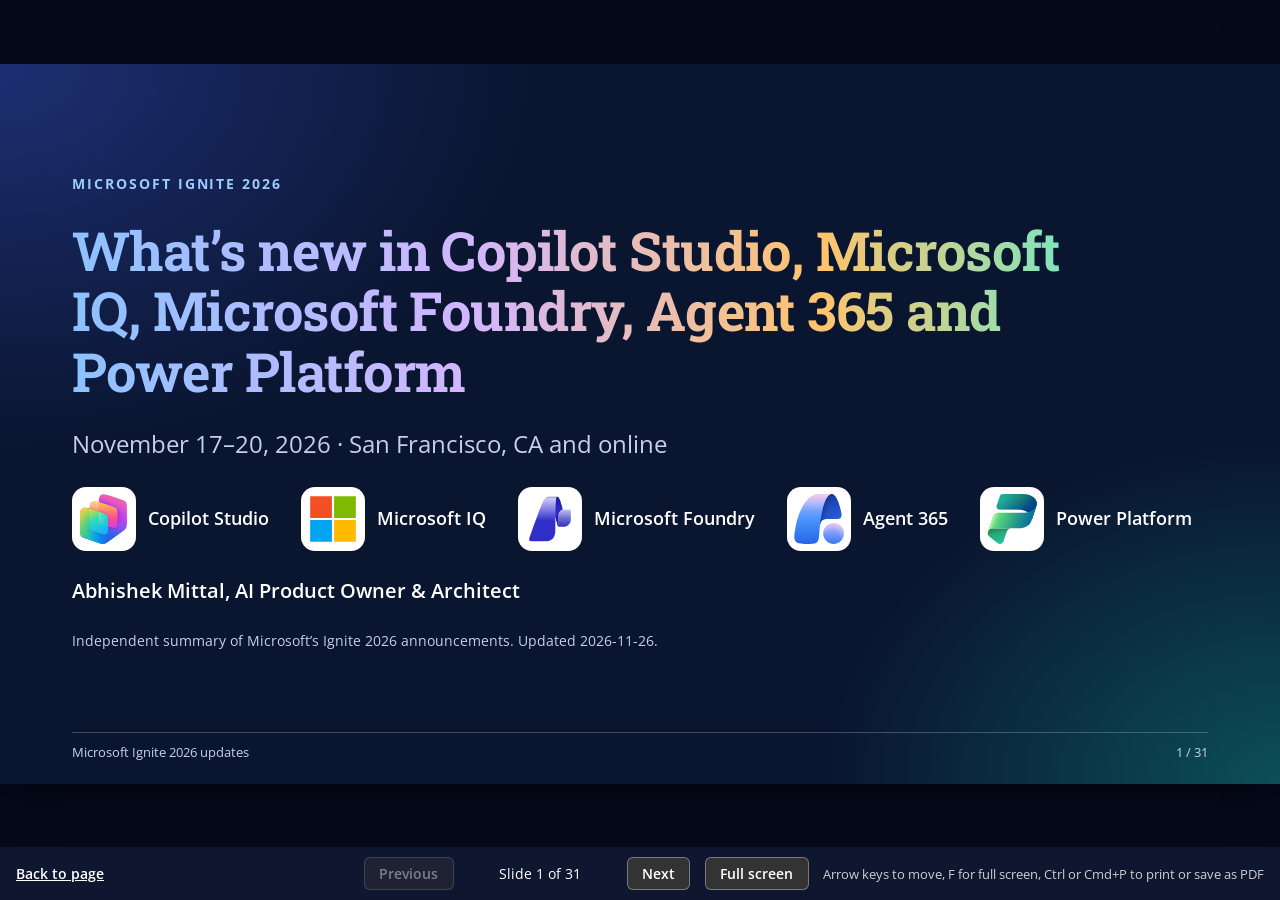
<file: slides.html>
<!DOCTYPE html>
<html lang="en">
<head>
  <meta charset="utf-8">
  <meta name="viewport" content="width=device-width, initial-scale=1">
  <title>Microsoft Ignite 2026 slides: Copilot Studio, Microsoft IQ, Agent 365 and Power Platform</title>
  <meta name="description" content="Independent summary of Microsoft’s Ignite 2026 announcements. Slide deck covering Copilot Studio, Microsoft IQ, Microsoft Foundry, Agent 365 and Power Platform.">
  <meta name="color-scheme" content="light dark">
  <link rel="stylesheet" href="assets/slides.css?v=20261126l">
  <script src="assets/slides.js?v=20261126n" defer></script>
</head>
<body>
  <a class="skip-link" href="#stage">Skip to slides</a>
  <div class="deck" id="deck">
    <div class="viewport" id="viewport">
      <div class="stage" id="stage" role="region" aria-roledescription="carousel" aria-label="Ignite 2026 slides" tabindex="0"></div>
    </div>
    <div class="toolbar" role="toolbar" aria-label="Slide controls">
      <a class="tb-link" href="index.html">Back to page</a>
      <button type="button" id="prev" aria-label="Previous slide">Previous</button>
      <span class="counter" id="counter" role="status" aria-live="polite"></span>
      <button type="button" id="next" aria-label="Next slide">Next</button>
      <button type="button" id="fs" aria-label="Toggle full screen">Full screen</button>
      <span class="hint">Arrow keys to move, F for full screen, Ctrl or Cmd+P to print or save as PDF</span>
    </div>
  </div>
  <noscript><p class="notice">The slides are rendered from <code>data/updates.json</code> with JavaScript. Enable JavaScript to view them.</p></noscript>
</body>
</html>
</file>
<file: assets/style.css>
/* ---------- Theme tokens ---------- */
:root {
  --radius: 16px;
  --font: ui-sans-serif, system-ui, -apple-system, "Segoe UI Variable", "Segoe UI", Roboto, Helvetica, Arial, sans-serif;
  --font-head: var(--font);
  color-scheme: light;

  --bg: #f4f6fb;
  --bg-elev: #ffffff;
  --bg-soft: #e9eef8;
  --text: #14161f;
  --muted: #4a5166;
  --border: #d6dcea;
  --control-border: #6f778d;
  --accent: #0b5cad;
  --accent-ink: #ffffff;
  --focus: #0b5cad;
  --shadow: 0 1px 2px rgba(16, 24, 40, 0.06), 0 8px 24px rgba(16, 24, 40, 0.06);
  --shadow-hover: 0 2px 4px rgba(16, 24, 40, 0.08), 0 14px 32px rgba(16, 24, 40, 0.12);

  --ga-bg: #dff3e4; --ga-fg: #0e5a22;
  --preview-bg: #fff0cc; --preview-fg: #6b4500;
  --soon-bg: #e4ecff; --soon-fg: #1b3a8f;
  --announced-bg: #ececf0; --announced-fg: #3d3d46;

  --build: #0b5cad;
  --ground: #6b3fa0;
  --govern: #0d6e4f;
  --apps: #9a5a00;
  --foundry: #5b3fa6;
  --hero-bg: radial-gradient(70% 90% at 0% 0%, #243b8f 0%, transparent 60%),
             radial-gradient(60% 80% at 100% 10%, #0b6a73 0%, transparent 60%), #0a1530;
  --hero-fg: #ffffff;
  --hero-muted: #d3dbf2;
  --hero-accent: #8cc2ff;
  --hero-glass: rgba(255, 255, 255, 0.08);
  --hero-line: rgba(255, 255, 255, 0.24);
  --hero-build: #8cc2ff;
  --hero-ground: #d2b6ff;
  --hero-govern: #7ae6c0;
  --hero-apps: #ffc46b;
  --hero-foundry: #ff9ec4;  --footer-bg: #0f1630;
  --footer-fg: #e4e8f7;
  --footer-muted: #b9c1dc;
  --footer-link: #a9d0ff;
}

/* ---------- Base ---------- */
*, *::before, *::after { box-sizing: border-box; }
html { scroll-behavior: smooth; scroll-padding-top: 8.5rem; }
body {
  margin: 0; background: var(--bg); color: var(--text);
  font: 400 1rem/1.6 var(--font); -webkit-font-smoothing: antialiased;
}
h1, h2, h3, h4 { font-family: var(--font-head); line-height: 1.2; margin: 0; letter-spacing: -0.01em; }
p { margin: 0 0 0.75rem; }
a { color: var(--accent); text-underline-offset: 3px; }
a:hover { text-decoration-thickness: 2px; }
code { font-family: ui-monospace, SFMono-Regular, Menlo, Consolas, monospace; font-size: 0.9em; background: var(--bg-soft); padding: 0.1em 0.35em; border-radius: 6px; }
ul, ol { margin: 0; padding: 0; list-style: none; }
.is-hidden { display: none !important; }
.wrap { width: min(1180px, 100% - 2.5rem); margin-inline: auto; }
:focus-visible { outline: 3px solid var(--focus); outline-offset: 2px; border-radius: 4px; }

.skip-link { position: absolute; left: -999px; top: 0.5rem; background: var(--accent); color: var(--accent-ink); padding: 0.6rem 1rem; border-radius: 8px; z-index: 100; }
.skip-link:focus { left: 0.5rem; }

/* ---------- Header ---------- */
.site-header {
  position: sticky; top: 0; z-index: 50;
  background: color-mix(in srgb, var(--bg) 88%, transparent);
  backdrop-filter: saturate(160%) blur(14px); -webkit-backdrop-filter: saturate(160%) blur(14px);
  border-bottom: 1px solid var(--border);
}
.header-inner {
  display: grid; grid-template-columns: auto 1fr auto; align-items: center; gap: 0.5rem 1.25rem; padding: 0.6rem 0;
}
.brand { display: inline-flex; align-items: center; gap: 0.6rem; color: var(--text); text-decoration: none; font-weight: 700; font-family: var(--font-head); white-space: nowrap; }
.logo { width: 2rem; height: 2rem; border-radius: 9px; display: grid; place-items: center; background: linear-gradient(135deg, var(--build), var(--ground) 60%, var(--govern)); color: #fff; }
.logo svg { width: 1.15rem; height: 1.15rem; }
.brand-logo { width: 2.2rem; height: 2.2rem; flex: none; }
.brand-sub { display: none; font-weight: 500; font-family: var(--font); font-size: 0.85rem; color: var(--muted); }
.site-header nav { min-width: 0; }
.nav-list { display: flex; gap: 0.15rem; justify-content: center; overflow-x: auto; scrollbar-width: none; }
.nav-list::-webkit-scrollbar { display: none; }
.nav-list a { display: block; padding: 0.4rem 0.8rem; border-radius: 999px; color: var(--muted); text-decoration: none; font-size: 0.93rem; font-weight: 500; white-space: nowrap; }
.nav-list a:hover { background: var(--bg-soft); color: var(--text); }
.nav-list a[aria-current="true"] { background: var(--accent); color: var(--accent-ink); }

/* ---------- Hero ---------- */
.hero { background: var(--hero-bg); color: var(--hero-fg); padding: clamp(2.5rem, 6vw, 4.5rem) 0 clamp(2.5rem, 5vw, 3.5rem); position: relative; overflow: hidden; }
.hero a { color: var(--hero-accent); }
.hero :focus-visible { outline-color: #fff; }
.eyebrow { display: flex; flex-wrap: wrap; align-items: center; gap: 0.5rem 0.9rem; color: var(--hero-muted); font-size: 0.95rem; margin-bottom: 1.1rem; }
.pill { display: inline-block; padding: 0.25rem 0.8rem; border-radius: 999px; background: var(--hero-glass); border: 1px solid var(--hero-line); color: var(--hero-fg); font-weight: 600; font-size: 0.85rem; letter-spacing: 0.02em; }
.hero h1 { font-size: clamp(2.1rem, 5.2vw, 3.7rem); font-weight: 800; max-width: 22ch; text-wrap: balance; }
.hero h1 .hl-build { color: var(--hero-build); }
.hero h1 .hl-ground { color: var(--hero-ground); }
.hero h1 .hl-govern { color: var(--hero-govern); }
.hero h1 .hl-apps { color: var(--hero-apps); }
.hero h1 .hl-foundry { color: var(--hero-foundry); }
.lead { font-size: clamp(1.05rem, 1.6vw, 1.25rem); color: var(--hero-muted); max-width: 62ch; margin: 1.1rem 0 0.6rem; }
.updated { color: var(--hero-muted); font-size: 0.9rem; margin-bottom: 2rem; }

.kpis { display: grid; grid-template-columns: repeat(auto-fit, minmax(165px, 1fr)); gap: 0.9rem; margin-bottom: 1.4rem; }
.kpi { background: var(--hero-glass); border: 1px solid var(--hero-line); border-radius: var(--radius); padding: 1rem 1.15rem; backdrop-filter: blur(6px); }
.kpi strong { display: block; font: 800 clamp(1.9rem, 3vw, 2.4rem)/1.05 var(--font-head); color: var(--kpi, var(--hero-fg)); letter-spacing: -0.02em; }
.kpi span { display: block; color: var(--hero-fg); font-size: 0.93rem; margin-top: 0.3rem; line-height: 1.4; }
.kpi a { font-size: 0.8rem; }
.kpi[data-product="copilot-studio"] { --kpi: var(--hero-build); }
.kpi[data-product="iq"] { --kpi: var(--hero-ground); }
.kpi[data-product="agent-365"] { --kpi: var(--hero-govern); }
.kpi[data-product="power-platform"] { --kpi: var(--hero-apps); }
.kpi[data-product="foundry"] { --kpi: var(--hero-foundry); }

.product-cards { display: grid; grid-template-columns: repeat(auto-fit, minmax(205px, 1fr)); gap: 1rem; }
.product-card {
  position: relative; background: var(--hero-glass); border: 1px solid var(--hero-line); border-top: 4px solid var(--pc);
  border-radius: var(--radius); padding: 1.2rem 1.25rem 1.1rem; display: flex; flex-direction: column; gap: 0.35rem; transition: transform 0.18s ease, background 0.18s ease;
}
.product-card[data-product="copilot-studio"] { --pc: var(--hero-build); }
.product-card[data-product="iq"] { --pc: var(--hero-ground); }
.product-card[data-product="agent-365"] { --pc: var(--hero-govern); }
.product-card[data-product="power-platform"] { --pc: var(--hero-apps); }
.product-card[data-product="foundry"] { --pc: var(--hero-foundry); }
.product-card:hover { transform: translateY(-3px); background: rgba(255, 255, 255, 0.13); }
.product-card:focus-within { outline: 3px solid #fff; outline-offset: 3px; }
.pc-top { display: flex; align-items: center; justify-content: space-between; margin-bottom: 0.3rem; }
.role { text-transform: uppercase; letter-spacing: 0.12em; font-size: 0.74rem; font-weight: 700; color: var(--pc, var(--p)); margin: 0; }
.icon { width: 2.4rem; height: 2.4rem; border-radius: 12px; display: grid; place-items: center; color: var(--pc, var(--p)); background: var(--hero-glass); border: 1px solid var(--hero-line); flex: none; }
.icon svg { width: 1.3rem; height: 1.3rem; }
.product-card h3 { font-size: 1.3rem; }
.product-card h3 a { color: var(--hero-fg); text-decoration: none; }
.product-card h3 a::after { content: ""; position: absolute; inset: 0; }
.product-card p { color: var(--hero-muted); font-size: 0.95rem; margin: 0; }
.product-card a:focus-visible { outline: none; }
.pc-count { margin-top: 0.6rem !important; color: var(--hero-fg) !important; }
.pc-count strong { font: 800 1.7rem/1 var(--font-head); margin-right: 0.35rem; }
.bar { display: flex; height: 10px; border-radius: 99px; overflow: hidden; gap: 2px; margin-top: 0.4rem; background: var(--hero-glass); }
.bar span { display: block; min-width: 6px; }
.bar [data-status="GA"], .dot[data-status="GA"] { background: #4ade80; }
.bar [data-status="Preview"], .dot[data-status="Preview"] { background: #fbbf24; }
.bar [data-status="Coming soon"], .dot[data-status="Coming soon"] { background: #60a5fa; }
.bar [data-status="Announced"], .dot[data-status="Announced"] { background: #cbd5e1; }
.bar-legend { display: flex; flex-wrap: wrap; gap: 0.2rem 0.9rem; margin-top: 0.5rem; font-size: 0.82rem; color: var(--hero-muted); }
.dot { display: inline-block; width: 0.6rem; height: 0.6rem; border-radius: 50%; margin-right: 0.35rem; }

/* ---------- Sections ---------- */
.section { padding: clamp(2.5rem, 5vw, 4rem) 0; }
.section-head { margin-bottom: 1.6rem; }
.kicker { text-transform: uppercase; letter-spacing: 0.14em; font-size: 0.78rem; font-weight: 700; color: var(--accent); margin: 0 0 0.4rem; }
.section h2, .section-title { font-size: clamp(1.6rem, 3vw, 2.3rem); font-weight: 800; }
.section-intro { color: var(--muted); max-width: 70ch; margin-top: 0.6rem; font-size: 1.05rem; }

.fit-grid { display: grid; grid-template-columns: minmax(0, 1.25fr) minmax(0, 1fr); gap: 2rem; align-items: center; }
.diagram { margin: 0; }
.diagram svg { width: 100%; height: auto; display: block; }
.diagram figcaption { color: var(--muted); font-size: 0.85rem; margin-top: 0.6rem; }
.fit-steps { display: grid; gap: 0.9rem; counter-reset: step; }
.fit-steps li {
  counter-increment: step; background: var(--bg-elev); border: 1px solid var(--border); border-left: 5px solid var(--p);
  border-radius: var(--radius); padding: 0.95rem 1.1rem 0.95rem 4rem; position: relative; box-shadow: var(--shadow);
}
.fit-steps li::before {
  content: counter(step); position: absolute; left: 1rem; top: 0.9rem; width: 2.2rem; height: 2.2rem; border-radius: 50%;
  display: grid; place-items: center; font: 800 1.05rem var(--font-head); background: var(--p); color: var(--bg-elev);
}
.fit-steps h3 { font-size: 1.1rem; }
.fit-steps p { margin: 0.2rem 0 0; color: var(--muted); font-size: 0.95rem; }
[data-product="copilot-studio"] { --p: var(--build); }
[data-product="iq"] { --p: var(--ground); }
[data-product="agent-365"] { --p: var(--govern); }
[data-product="power-platform"] { --p: var(--apps); }
[data-product="foundry"] { --p: var(--foundry); }

/* SVG diagram */
.svg-frame { fill: var(--bg-soft); stroke: var(--border); }
.svg-box { fill: var(--bg-elev); stroke-width: 3; }
.svg-build { stroke: var(--build); }
.svg-ground { stroke: var(--ground); }
.svg-govern { stroke: var(--govern); }
.svg-apps { stroke: var(--apps); }
.svg-foundry { stroke: var(--foundry); }
.svg-step { fill: var(--muted); font: 700 12px var(--font); letter-spacing: 0.14em; }
.svg-title { fill: var(--text); font: 800 22px var(--font-head); }
.svg-text { fill: var(--text); font: 500 14px var(--font); }
.svg-small { fill: var(--muted); font: 500 12.5px var(--font); }
.svg-line { stroke: var(--text); stroke-width: 2; }
.svg-arrow { fill: var(--text); }

/* Filters */
.filters {
  display: grid; grid-template-columns: 1fr; gap: 1rem 1.5rem; align-items: start;
  background: var(--bg-elev); border: 1px solid var(--border); border-radius: var(--radius); padding: 1.1rem 1.25rem; box-shadow: var(--shadow);
}
.filters label, .filters legend { font-size: 0.82rem; font-weight: 700; color: var(--muted); text-transform: uppercase; letter-spacing: 0.08em; display: block; margin-bottom: 0.35rem; padding: 0; }
.filters fieldset { border: 0; margin: 0; padding: 0; min-width: 0; display: grid; grid-template-columns: 5.5rem 1fr; gap: 0.4rem 1rem; align-items: center; }
.filters fieldset legend { float: left; width: 5.5rem; margin: 0; padding: 0.45rem 0; }
.filters .field input[type="search"] { max-width: 34rem; }
.filters .btn-link { justify-self: start; padding-left: 0; }
input[type="search"] { width: 100%; padding: 0.65rem 0.85rem; font: inherit; color: var(--text); background: var(--bg); border: 1px solid var(--control-border); border-radius: 10px; }
.chips { display: flex; flex-wrap: wrap; gap: 0.4rem; }
.chip { position: relative; display: inline-block; }
.chip input { position: absolute; opacity: 0; inset: 0; width: 100%; height: 100%; margin: 0; cursor: pointer; }
.chip span { display: inline-block; padding: 0.35rem 0.85rem; border: 1px solid var(--control-border); border-radius: 999px; background: var(--bg); font-size: 0.9rem; font-weight: 500; text-transform: none; letter-spacing: 0; color: var(--text); }
.chip input:checked + span { background: var(--accent); border-color: var(--accent); color: var(--accent-ink); font-weight: 700; }
.chip input:focus-visible + span { outline: 3px solid var(--focus); outline-offset: 2px; }
.btn-link { font: inherit; font-weight: 600; background: none; border: 0; color: var(--accent); text-decoration: underline; cursor: pointer; padding: 0.4rem; }
.result-row { display: flex; flex-wrap: wrap; align-items: center; gap: 0.2rem 1.2rem; margin: 1rem 0 0.4rem; }
.result-count { margin: 0; color: var(--muted); font-weight: 600; }
.result-row .btn-link { padding: 0.2rem 0; }
.legend { display: flex; flex-wrap: wrap; gap: 0.6rem 1.4rem; margin: 0.5rem 0 0; }
.legend div { display: flex; align-items: center; gap: 0.5rem; }
.legend dt, .legend dd { margin: 0; }
.legend dd { color: var(--muted); font-size: 0.88rem; }

/* Badges */
.badge {
  display: inline-flex; align-items: center; gap: 0.4rem; white-space: nowrap; font-size: 0.76rem; font-weight: 700; letter-spacing: 0.03em;
  padding: 0.2rem 0.65rem; border-radius: 999px; border: 1px solid currentColor; flex: none;
}
.badge::before { content: ""; width: 0.5rem; height: 0.5rem; border-radius: 50%; background: currentColor; }
.badge[data-status="GA"] { background: var(--ga-bg); color: var(--ga-fg); }
.badge[data-status="Preview"] { background: var(--preview-bg); color: var(--preview-fg); }
.badge[data-status="Coming soon"] { background: var(--soon-bg); color: var(--soon-fg); }
.badge[data-status="Announced"] { background: var(--announced-bg); color: var(--announced-fg); }

/* ---------- Product sections ---------- */
.product-section { padding: clamp(2.5rem, 5vw, 4rem) 0; background: linear-gradient(180deg, color-mix(in srgb, var(--p) 6%, var(--bg)) 0%, var(--bg) 70%); border-top: 1px solid var(--border); }
.ps-head { display: flex; align-items: center; gap: 1.1rem; flex-wrap: wrap; margin-bottom: 1rem; }
.ps-head .icon { width: 3.4rem; height: 3.4rem; border-radius: 16px; background: var(--p); color: var(--bg-elev); border: 0; }
.ps-head .icon svg { width: 1.8rem; height: 1.8rem; }
.ps-head .role { color: var(--p); }
.ps-head h2 { font-size: clamp(1.8rem, 3.4vw, 2.6rem); font-weight: 800; }
.ps-tag { color: var(--muted); font-size: 1.1rem; margin: 0.2rem 0 0; }
.ps-pills { display: flex; gap: 0.4rem; flex-wrap: wrap; margin-left: auto; }
.ps-summary { max-width: 80ch; font-size: 1.05rem; margin: 0.5rem 0 1.6rem; }

.context-grid { display: grid; grid-template-columns: 1.5fr 1fr 1fr; gap: 1rem; margin-bottom: 2.2rem; }
.panel { background: var(--bg-elev); border: 1px solid var(--border); border-radius: var(--radius); padding: 1.2rem 1.3rem; box-shadow: var(--shadow); }
.panel h3 { font-size: 0.8rem; text-transform: uppercase; letter-spacing: 0.12em; color: var(--muted); font-family: var(--font); font-weight: 700; margin-bottom: 0.7rem; }
.panel.feature { border-left: 5px solid var(--p); }
.panel.feature p { font-size: 1.08rem; margin: 0; }
.audience-list { display: flex; flex-wrap: wrap; gap: 0.4rem; }
.audience-list li { background: var(--bg-soft); border: 1px solid var(--border); border-radius: 999px; padding: 0.2rem 0.8rem; font-size: 0.9rem; font-weight: 500; }
.doc-list { display: grid; gap: 0.45rem; }
.doc-list a { font-weight: 500; }

.subheading { font-size: 1.25rem; font-weight: 800; margin: 0 0 1rem; display: flex; align-items: center; gap: 0.6rem; }
.subheading::before { content: ""; width: 1.6rem; height: 4px; border-radius: 4px; background: var(--p); }
.card-grid { display: grid; grid-template-columns: repeat(auto-fill, minmax(290px, 1fr)); gap: 1rem; margin-bottom: 2.4rem; }
.empty { color: var(--muted); font-style: italic; }

.update {
  background: var(--bg-elev); border: 1px solid var(--border); border-top: 4px solid var(--p); border-radius: var(--radius);
  padding: 1.1rem 1.2rem; display: flex; flex-direction: column; gap: 0.5rem; box-shadow: var(--shadow); transition: transform 0.18s ease, box-shadow 0.18s ease;
}
.update:hover { transform: translateY(-2px); box-shadow: var(--shadow-hover); }
.update-head { display: flex; align-items: flex-start; justify-content: space-between; gap: 0.8rem; }
.update h4 { font-size: 1.05rem; font-weight: 700; }
.update p { margin: 0; font-size: 0.95rem; }
.update .area { font-size: 0.74rem; text-transform: uppercase; letter-spacing: 0.1em; font-weight: 700; color: var(--p); }
.update .note { font-size: 0.86rem; color: var(--muted); background: var(--bg-soft); border-radius: 8px; padding: 0.45rem 0.7rem; }
.update .meta { margin-top: auto; padding-top: 0.6rem; display: flex; flex-wrap: wrap; gap: 0.2rem 1rem; font-size: 0.84rem; color: var(--muted); border-top: 1px dashed var(--border); }
.update.top { border-top-width: 6px; }
.update.top h4 { font-size: 1.18rem; }
.update.top p:not(.area):not(.note) { font-size: 1rem; }
.card-grid.top-grid { grid-template-columns: repeat(auto-fill, minmax(320px, 1fr)); }

/* ---------- Compare table ---------- */
.table-scroll { overflow-x: auto; border: 1px solid var(--border); border-radius: var(--radius); background: var(--bg-elev); box-shadow: var(--shadow); }
table { width: 100%; border-collapse: collapse; min-width: 760px; }
th, td { text-align: left; vertical-align: top; padding: 0.95rem 1.1rem; border-bottom: 1px solid var(--border); font-size: 0.96rem; }
thead th { font-family: var(--font-head); font-size: 1.05rem; background: var(--bg-soft); border-bottom: 4px solid var(--p); }
thead th:first-child { border-bottom-color: var(--border); }
tbody th { font-weight: 700; width: 14rem; color: var(--muted); font-size: 0.85rem; text-transform: uppercase; letter-spacing: 0.08em; background: var(--bg-elev); position: sticky; left: 0; }
tbody tr:nth-child(even) td, tbody tr:nth-child(even) th { background: color-mix(in srgb, var(--bg-soft) 55%, var(--bg-elev)); }
tbody tr:last-child > * { border-bottom: 0; }

/* ---------- Get started ---------- */
.start-grid { display: grid; grid-template-columns: repeat(auto-fit, minmax(250px, 1fr)); gap: 1rem; }
.start-grid .panel { border-top: 4px solid var(--accent); }
.start-grid .doc-list a { display: block; padding: 0.35rem 0; }

.glance-grid { display: grid; grid-template-columns: repeat(auto-fit, minmax(300px, 1fr)); gap: 1.1rem; }
.glance-card { display: flex; flex-direction: column; gap: 0.7rem; background: var(--bg-elev); border: 1px solid var(--border); border-top: 5px solid var(--p); border-radius: var(--radius); padding: 1.3rem; box-shadow: var(--shadow); }
.gl-head { display: flex; align-items: center; gap: 0.8rem; }
.gl-head h3 { font-size: 1.35rem; }
.gl-head h3 a { color: var(--text); text-decoration: none; }
.gl-head h3 a:hover { text-decoration: underline; }
.gl-line { margin: 0; font-size: 1.02rem; }
.gl-counts { display: flex; flex-wrap: wrap; gap: 0.4rem; }
.glance-card h4 { font: 700 0.78rem/1.2 var(--font); text-transform: uppercase; letter-spacing: 0.12em; color: var(--muted); margin: 0.4rem 0 0; }
.gl-list { display: grid; gap: 0.45rem; }
.gl-list li { display: flex; align-items: flex-start; justify-content: space-between; gap: 0.6rem; padding-bottom: 0.45rem; border-bottom: 1px solid var(--border); font-size: 0.95rem; }
.gl-list li:last-child { border-bottom: 0; }
.gl-list .badge { flex: none; }
.gl-who { margin: 0; font-weight: 600; }
.gl-more { margin-top: auto; padding-top: 0.5rem; font-weight: 700; }

/* ---------- Footer ---------- */
.site-footer { background: var(--footer-bg); color: var(--footer-fg); padding: 3rem 0 3.5rem; margin-top: 3rem; font-size: 0.95rem; }
.site-footer a { color: var(--footer-link); }
.disclaimer { border: 1px solid rgba(255, 255, 255, 0.25); background: rgba(255, 255, 255, 0.07); border-radius: var(--radius); padding: 1rem 1.2rem; }
.footer-heading { font-size: 1.05rem; margin: 1.8rem 0 0.7rem; }
.source-list { display: grid; gap: 0.4rem; }
.site-footer code { background: rgba(255, 255, 255, 0.12); }

.notice { border: 1px solid var(--control-border); padding: 0.9rem 1.1rem; border-radius: var(--radius); background: var(--bg-elev); }

/* ---------- Responsive ---------- */
@media (min-width: 1560px) { .brand-sub { display: inline; } }
@media (max-width: 1020px) {
  .header-inner { grid-template-columns: 1fr auto; }
  nav[aria-label="Primary"] { grid-column: 1 / -1; order: 3; }
  .nav-list { justify-content: flex-start; }
  .fit-grid, .context-grid { grid-template-columns: 1fr; }
  html { scroll-padding-top: 7.5rem; }
}
@media (max-width: 560px) {
  .brand > span:not(.logo) { display: none; }
  .filters fieldset { grid-template-columns: 1fr; }
  .filters fieldset legend { float: none; width: auto; padding: 0; }
  .ps-pills { margin-left: 0; }
}

@media (prefers-reduced-motion: reduce) {
  html { scroll-behavior: auto; }
  * { transition: none !important; }
}

/* ---------- Official Microsoft icons (shown unmodified on a neutral tile) ---------- */
.icon.official, .ps-head .icon.official { background: #fff; border: 1px solid rgba(20, 22, 31, 0.12); padding: 0.4rem; }
.icon.official img { width: 100%; height: 100%; display: block; }
.area-logo { width: 1.25rem; height: 1.25rem; vertical-align: -0.3em; margin-right: 0.45rem; background: #fff; border-radius: 5px; padding: 2px; box-sizing: content-box; }
.platforms-wrap { margin-top: 2rem; }
.platforms-title { font-size: 0.85rem; text-transform: uppercase; letter-spacing: 0.12em; color: var(--hero-muted); margin: 0 0 0.8rem; font-weight: 700; }
.platforms { list-style: none; margin: 0; padding: 0; display: grid; grid-template-columns: repeat(auto-fit, minmax(13.5rem, 1fr)); gap: 0.7rem; }
.platform a, .platform .pf-static { display: flex; align-items: center; gap: 0.75rem; padding: 0.65rem 0.85rem; background: #fff; color: #14161f; border-radius: 12px; text-decoration: none; height: 100%; box-sizing: border-box; border: 1px solid rgba(20, 22, 31, 0.12); }
.platform a:hover { box-shadow: 0 6px 18px rgba(0, 0, 0, 0.25); }
.platform img { width: 2.4rem; height: 2.4rem; flex: none; }
.pf-text { display: flex; flex-direction: column; line-height: 1.25; min-width: 0; }
.pf-text strong { font-size: 0.92rem; }
.pf-text span { font-size: 0.8rem; color: #4a5166; }
.platforms-note { color: var(--hero-muted); font-size: 0.82rem; margin: 0.8rem 0 0; }
.disclaimer.trademark { margin-top: 0.8rem; font-size: 0.85rem; }
.footer-author { margin: 2rem 0 0; font-size: 0.95rem; }
.byline { margin-bottom: 0.2rem; }
.disclaimer.legal { margin-top: 2rem; font-size: 0.85rem; line-height: 1.55; }
.disclaimer.trademark a { color: inherit; text-decoration: underline; }

@media print {
  .site-header, .filters { display: none !important; }
  .hero, .site-footer { background: #fff !important; color: #000 !important; }
  .update, .panel { box-shadow: none; break-inside: avoid; }
}

mark.hit { background: #ffe08a; color: #1a1a1a; padding: 0 0.12em; border-radius: 3px; box-shadow: 0 0 0 1px #e0b400; }
.update.is-match { box-shadow: 0 0 0 3px #ffe08a; }
.update:target { box-shadow: 0 0 0 4px var(--accent); }
</file>
<file: assets/editorial.css>
/*
  "Editorial" theme.
  Visual language adapted from Editorial by HTML5 UP (html5up.net, @ajlkn), as used in
  sdasrc/editorial-website-extended. Licensed CC BY 3.0: https://html5up.net/license
  Fonts (Open Sans, Roboto Slab) are self-hosted under the SIL Open Font License; see assets/fonts.
*/
@font-face { font-family: "Open Sans"; font-weight: 400; font-style: normal; font-display: swap; src: url("fonts/open-sans-latin-400-normal.woff2") format("woff2"); }
@font-face { font-family: "Open Sans"; font-weight: 600; font-style: normal; font-display: swap; src: url("fonts/open-sans-latin-600-normal.woff2") format("woff2"); }
@font-face { font-family: "Open Sans"; font-weight: 700; font-style: normal; font-display: swap; src: url("fonts/open-sans-latin-700-normal.woff2") format("woff2"); }
@font-face { font-family: "Roboto Slab"; font-weight: 400; font-style: normal; font-display: swap; src: url("fonts/roboto-slab-latin-400-normal.woff2") format("woff2"); }
@font-face { font-family: "Roboto Slab"; font-weight: 700; font-style: normal; font-display: swap; src: url("fonts/roboto-slab-latin-700-normal.woff2") format("woff2"); }

:root[data-theme="editorial"] {
  color-scheme: light;
  --radius: 6px;
  --font: "Open Sans", ui-sans-serif, system-ui, -apple-system, "Segoe UI", Roboto, Helvetica, Arial, sans-serif;
  --font-head: "Roboto Slab", Georgia, "Times New Roman", serif;

  --bg: #ffffff; --bg-elev: #ffffff; --bg-soft: #f5f6f7;
  --text: #3d4449; --muted: #586067; --border: #d2d7d9; --control-border: #7f888f;
  --accent: #d32f2f; --accent-ink: #ffffff; --focus: #d32f2f;
  --shadow: none; --shadow-hover: none;

  --build: #d32f2f; --ground: #3f5b6b; --govern: #00796b; --apps: #9a5a00; --foundry: #5b3fa6;

  --hero-bg: #ffffff; --hero-fg: #3d4449; --hero-muted: #586067; --hero-accent: #d32f2f;
  --hero-glass: #f5f6f7; --hero-line: #d2d7d9;
  --hero-build: #d32f2f; --hero-ground: #3f5b6b; --hero-govern: #00796b; --hero-apps: #9a5a00; --hero-foundry: #5b3fa6;

  --footer-bg: #3d4449; --footer-fg: #f5f6f7; --footer-muted: #d2d7d9; --footer-link: #ffb3b3;
}

:root[data-theme="editorial"] body { font-family: var(--font); }
:root[data-theme="editorial"] h1,
:root[data-theme="editorial"] h2,
:root[data-theme="editorial"] h3 { font-weight: 700; letter-spacing: 0; }
:root[data-theme="editorial"] a { text-decoration: none; border-bottom: 1px dotted currentColor; }
:root[data-theme="editorial"] a:hover { color: var(--accent); border-bottom-style: solid; }
:root[data-theme="editorial"] .skip-link,
:root[data-theme="editorial"] .nav-list a,
:root[data-theme="editorial"] .brand,
:root[data-theme="editorial"] .product-card h3 a,
:root[data-theme="editorial"] .update a.card-link { border-bottom: 0; }

/* Hero: white page with the signature red rule */
:root[data-theme="editorial"] .hero { border-bottom: 5px solid var(--accent); padding-bottom: clamp(2rem, 4vw, 3rem); }
:root[data-theme="editorial"] .hero :focus-visible { outline-color: var(--focus); }
:root[data-theme="editorial"] .hero h1 { font-weight: 700; font-size: clamp(2rem, 4.2vw, 3.3rem); line-height: 1.25; max-width: 24ch; }
:root[data-theme="editorial"] .pill { background: var(--accent); border-color: var(--accent); color: var(--accent-ink); letter-spacing: 0.12em; text-transform: uppercase; font-size: 0.75rem; }
:root[data-theme="editorial"] .kpi { backdrop-filter: none; border-radius: var(--radius); background: var(--bg-soft); }
:root[data-theme="editorial"] .kpi strong { font-weight: 700; }
:root[data-theme="editorial"] .product-card { border-radius: var(--radius); background: var(--bg-soft); }
:root[data-theme="editorial"] .product-card:hover { transform: none; background: #fff; border-color: var(--pc); }
:root[data-theme="editorial"] .product-card:focus-within { outline-color: var(--focus); }
:root[data-theme="editorial"] .bar { background: #e1e5e7; }

/* Sections and cards: flat, hairline borders */
:root[data-theme="editorial"] .section,
:root[data-theme="editorial"] .product-section { border-top: 2px solid var(--border); }
:root[data-theme="editorial"] .product-section { background: none; }
:root[data-theme="editorial"] .kicker,
:root[data-theme="editorial"] .role,
:root[data-theme="editorial"] .update .area,
:root[data-theme="editorial"] .panel h3 { letter-spacing: 0.2em; }
:root[data-theme="editorial"] .update,
:root[data-theme="editorial"] .panel,
:root[data-theme="editorial"] .glance-card,
:root[data-theme="editorial"] .filters,
:root[data-theme="editorial"] .table-scroll,
:root[data-theme="editorial"] .fit-steps li { border-radius: var(--radius); }
:root[data-theme="editorial"] .update:hover { transform: none; border-color: var(--p); }
:root[data-theme="editorial"] .ps-head .icon { border-radius: var(--radius); }
:root[data-theme="editorial"] .update h4 { font-family: var(--font-head); }

/* Controls: uppercase, letter-spaced like Editorial buttons */
:root[data-theme="editorial"] .chip span,
:root[data-theme="editorial"] input[type="search"] { border-radius: var(--radius); }
:root[data-theme="editorial"] .badge { border-radius: 4px; text-transform: uppercase; letter-spacing: 0.08em; font-size: 0.7rem; }
:root[data-theme="editorial"] .audience-list li { border-radius: 4px; }

:root[data-theme="editorial"] thead th { font-weight: 700; }
:root[data-theme="editorial"] .disclaimer { border-radius: var(--radius); }

:root[data-theme="editorial"] .logo { border-radius: var(--radius); background: var(--accent); }

/* Sidebar layout (desktop), the Editorial signature */
@media (min-width: 1021px) {
  :root[data-theme="editorial"] body { padding-left: 18rem; }
  :root[data-theme="editorial"] .wrap { width: min(1180px, 100% - 6rem); }
  :root[data-theme="editorial"] { scroll-padding-top: 2rem; }

  :root[data-theme="editorial"] .site-header {
    position: fixed; inset: 0 auto 0 0; width: 18rem; overflow-y: auto; overflow-x: hidden;
    background: var(--bg-soft); border-bottom: 0; border-right: 1px solid var(--border);
    box-shadow: 0 0 3rem rgba(0, 0, 0, 0.1); backdrop-filter: none; -webkit-backdrop-filter: none;
  }
  :root[data-theme="editorial"] .header-inner {
    display: flex; flex-direction: column; align-items: stretch; gap: 1.75rem;
    width: 100%; min-height: 100%; margin: 0; padding: 2rem 1.5rem 2.25rem;
  }
  :root[data-theme="editorial"] .brand { flex-direction: column; align-items: flex-start; gap: 0.75rem; padding-bottom: 1.5rem; border-bottom: 2px solid var(--border); white-space: normal; }
  :root[data-theme="editorial"] .logo { width: 2.6rem; height: 2.6rem; }
  :root[data-theme="editorial"] .brand-logo { width: 2.8rem; height: 2.8rem; }
  :root[data-theme="editorial"] .brand > span:not(.logo):not(.brand-sub) { font-size: 1.5rem; line-height: 1.2; }
  :root[data-theme="editorial"] .brand-sub { display: block; font-size: 0.82rem; font-weight: 400; color: var(--muted); }

  :root[data-theme="editorial"] .site-header nav { overflow: visible; }
  :root[data-theme="editorial"] .nav-list { flex-direction: column; gap: 0; justify-content: flex-start; overflow: visible; }
  :root[data-theme="editorial"] .nav-list a {
    padding: 0.65rem 0 0.65rem 0.9rem; border-radius: 0; border-left: 3px solid transparent; border-bottom: 1px solid var(--border);
    font-family: var(--font-head); font-weight: 700; font-size: 0.82rem; letter-spacing: 0.08em; text-transform: uppercase; color: var(--text);
  }
  :root[data-theme="editorial"] .nav-list a:hover { background: transparent; color: var(--accent); }
  :root[data-theme="editorial"] .nav-list a[aria-current="true"] { background: transparent; color: var(--accent); border-left-color: var(--accent); }
}
</file>
<file: assets/slides.css>
@font-face { font-family: "Open Sans"; font-weight: 400; font-style: normal; font-display: swap; src: url("fonts/open-sans-latin-400-normal.woff2") format("woff2"); }
@font-face { font-family: "Open Sans"; font-weight: 600; font-style: normal; font-display: swap; src: url("fonts/open-sans-latin-600-normal.woff2") format("woff2"); }
@font-face { font-family: "Open Sans"; font-weight: 700; font-style: normal; font-display: swap; src: url("fonts/open-sans-latin-700-normal.woff2") format("woff2"); }
@font-face { font-family: "Roboto Slab"; font-weight: 400; font-style: normal; font-display: swap; src: url("fonts/roboto-slab-latin-400-normal.woff2") format("woff2"); }
@font-face { font-family: "Roboto Slab"; font-weight: 700; font-style: normal; font-display: swap; src: url("fonts/roboto-slab-latin-700-normal.woff2") format("woff2"); }

* { box-sizing: border-box; }
html, body { height: 100%; margin: 0; }
body { font-family: var(--font-body, "Open Sans", system-ui, sans-serif); background: var(--chrome-bg, #111); color: var(--chrome-fg, #fff); }
a { color: var(--link); }
a:focus-visible, button:focus-visible { outline: 3px solid var(--focus, #ffbf47); outline-offset: 2px; }
.skip-link { position: absolute; left: -999px; top: 0; background: #fff; color: #000; padding: 0.5rem 1rem; z-index: 10; }
.stage:focus { outline: none; }
.skip-link:focus { left: 0.5rem; top: 0.5rem; }

.deck { display: flex; flex-direction: column; height: 100%; }
.viewport { position: relative; flex: 1; min-height: 0; overflow: hidden; }
.stage { position: absolute; left: 50%; top: 50%; width: 1280px; height: 720px; margin: -360px 0 0 -640px; transform-origin: center; background: var(--bg); color: var(--fg); overflow: hidden; box-shadow: 0 10px 40px rgba(0, 0, 0, 0.45); }
.toolbar { display: flex; flex-wrap: wrap; align-items: center; gap: 0.6rem 0.9rem; padding: 0.6rem 1rem; background: var(--chrome-bar, #1b1b1b); font-size: 0.9rem; }
.toolbar button { font: inherit; font-weight: 600; background: var(--chrome-btn, #333); color: inherit; border: 1px solid rgba(255, 255, 255, 0.35); border-radius: 6px; padding: 0.4rem 0.9rem; cursor: pointer; }
.toolbar button:disabled { opacity: 0.45; cursor: default; }
.tb-link { color: #fff; font-weight: 600; margin-right: auto; }
.counter { min-width: 9rem; text-align: center; }
.hint { color: #cfcfcf; font-size: 0.8rem; }
.notice { padding: 1rem; }

.slide { position: absolute; inset: 0; display: flex; flex-direction: column; padding: 48px 72px 70px; gap: 20px; background: var(--bg); color: var(--fg); font-size: 20px; line-height: 1.4; }
.slide[hidden] { display: none; }
.slide h1, .slide h2, .slide h3, .slide p, .slide ul, .slide ol { margin: 0; }
.slide ul, .slide ol { padding: 0; list-style: none; }
.slide h1 { font-family: var(--font-head); font-size: 54px; line-height: 1.12; letter-spacing: -0.01em; }
.slide h2 { font-family: var(--font-head); font-size: 38px; line-height: 1.15; }
.slide h3 { font-size: 20px; font-weight: 700; }
.kicker { text-transform: uppercase; letter-spacing: 0.14em; font-size: 14px; font-weight: 700; color: var(--accent-text); margin-bottom: 4px; }
.small { font-size: 14px; color: var(--muted); }
.slide-head { display: flex; align-items: center; gap: 18px; }
.slide-head .logo { flex: none; background: #fff; border-radius: 12px; padding: 6px; }
.slide-foot { position: absolute; left: 72px; right: 72px; bottom: 22px; display: flex; justify-content: space-between; font-size: 13px; color: var(--muted); border-top: 1px solid var(--line); padding-top: 10px; }
.slide a { overflow-wrap: anywhere; }

.badge { display: inline-flex; align-items: center; gap: 6px; padding: 2px 10px; border-radius: 4px; font-size: 12px; font-weight: 700; text-transform: uppercase; letter-spacing: 0.06em; white-space: nowrap; border: 1px solid currentColor; }
.badge::before { content: ""; width: 8px; height: 8px; border-radius: 50%; background: currentColor; }
.badge[data-status="GA"] { background: var(--ga-bg); color: var(--ga-fg); }
.badge[data-status="Preview"] { background: var(--pre-bg); color: var(--pre-fg); }
.badge[data-status="Coming soon"] { background: var(--soon-bg); color: var(--soon-fg); }
.badge[data-status="Announced"] { background: var(--ann-bg); color: var(--ann-fg); }

.slide-title { justify-content: center; gap: 26px; }
.slide-title h1 { max-width: 1000px; }
.slide-title .sub { font-size: 24px; color: var(--muted); }
.slide-title .sub.author { font-size: 20px; font-weight: 600; color: var(--fg); }
.logo-row { display: flex; gap: 32px; flex-wrap: wrap; }
.logo-row li { display: flex; align-items: center; gap: 12px; font-weight: 600; font-size: 18px; }
.logo-row .logo { background: #fff; border-radius: 14px; padding: 7px; }

.fit-row { display: grid; grid-template-columns: repeat(5, 1fr); gap: 14px; margin-top: 10px; flex: 1; align-content: start; }
.fit-row li { position: relative; display: flex; flex-direction: column; gap: 12px; padding: 22px 14px 18px; background: var(--panel); border: 1px solid var(--line); border-top: 6px solid var(--p, var(--accent)); border-radius: var(--radius); min-height: 380px; }
.fit-row .num { position: absolute; top: 14px; right: 16px; font-family: var(--font-head); font-size: 30px; font-weight: 700; color: var(--p, var(--accent-text)); }
.fit-row .logo { background: #fff; border-radius: 10px; padding: 5px; }
.fit-row h3 { font-size: 19px; }
.fit-row p { font-size: 15px; color: var(--muted); }

.lede { font-size: 26px; line-height: 1.3; max-width: 1080px; }
.cols { display: grid; grid-template-columns: 1fr 1fr; gap: 22px; flex: 1; min-height: 0; }
.panel { background: var(--panel); border: 1px solid var(--line); border-radius: var(--radius); padding: 22px 24px; display: flex; flex-direction: column; gap: 10px; }
.panel h3 { color: var(--accent-text); text-transform: uppercase; letter-spacing: 0.1em; font-size: 14px; }
.panel p { font-size: 18px; }
.foot-row { display: flex; gap: 48px; align-items: flex-start; }
.foot-row h3 { text-transform: uppercase; letter-spacing: 0.1em; font-size: 14px; color: var(--muted); margin-bottom: 8px; }
.pills { display: flex; flex-wrap: wrap; gap: 8px; }
.pills li { background: var(--panel); border: 1px solid var(--line); border-radius: 999px; padding: 3px 14px; font-size: 16px; font-weight: 600; }
.status-counts { display: flex; gap: 14px; flex-wrap: wrap; }
.status-counts li { display: flex; align-items: center; gap: 8px; font-weight: 700; font-size: 18px; }

.top-grid { display: flex; flex-direction: column; gap: 8px; flex: 1; min-height: 0; justify-content: flex-start; }
.top-grid > li { flex: 0 0 auto; display: grid; grid-template-columns: 330px 1fr; gap: 6px 28px; align-items: start; background: var(--panel); border: 1px solid var(--line); border-left: 6px solid var(--p, var(--accent)); border-radius: var(--radius); padding: 9px 20px; min-height: 0; }
.top-grid .row { grid-row: 1 / span 3; display: flex; flex-direction: column; align-items: flex-start; gap: 8px; }
.top-grid h3 { font-size: 18px; line-height: 1.2; }
.top-grid p { font-size: 15.5px; grid-column: 2; line-height: 1.3; }
.top-grid .note { font-size: 12.5px; color: var(--muted); }
.top-grid .src { font-size: 12px; color: var(--muted); }

.update-list { columns: 2; column-gap: 40px; }
.update-list li { break-inside: avoid; display: grid; grid-template-columns: 118px 1fr; gap: 2px 12px; align-items: start; padding: 7px 0; border-bottom: 1px solid var(--line); font-size: 16px; }
.update-list .n { font-weight: 600; line-height: 1.25; }
.update-list .a { grid-column: 2; font-size: 12px; text-transform: uppercase; letter-spacing: 0.08em; color: var(--muted); }

.table-wrap { overflow: hidden; border: 1px solid var(--line); border-radius: var(--radius); }
table { width: 100%; border-collapse: collapse; font-size: 14.5px; line-height: 1.3; }
th, td { text-align: left; vertical-align: top; padding: 10px 12px; border-bottom: 1px solid var(--line); }
thead th { background: var(--panel); font-size: 17px; border-bottom: 4px solid var(--accent); }
tbody th { width: 120px; font-size: 12px; text-transform: uppercase; letter-spacing: 0.08em; color: var(--muted); }
td { width: 17%; font-size: 13px; }
tbody tr:last-child th, tbody tr:last-child td { border-bottom: 0; }

.glance { display: grid; grid-template-columns: repeat(6, 1fr); gap: 18px; flex: 1; min-height: 0; }
.glance li { background: var(--panel); border: 1px solid var(--line); border-top: 6px solid var(--p, var(--accent)); border-radius: var(--radius); padding: 18px 22px; display: flex; flex-direction: column; gap: 10px; }
.glance li { grid-column: span 2; }
.glance li:nth-child(n+4) { grid-column: span 3; }
.glance .row { display: flex; align-items: center; gap: 12px; }
.glance .logo { background: #fff; border-radius: 8px; padding: 4px; }
.glance h3 { font-size: 22px; }
.glance p { font-size: 18px; }

.start-grid { display: grid; grid-template-columns: repeat(5, 1fr); gap: 14px; flex: 1; min-height: 0; align-content: start; }
.start-grid ul { display: flex; flex-direction: column; gap: 10px; }
.start-grid li { font-size: 14px; line-height: 1.3; }
.sources { display: flex; flex-direction: column; gap: 6px; font-size: 14.5px; }

[data-product="copilot-studio"] { --p: var(--c-cs); }
[data-product="iq"] { --p: var(--c-iq); }
[data-product="agent-365"] { --p: var(--c-a365); }
[data-product="power-platform"] { --p: var(--c-pp); }
[data-product="foundry"] { --p: var(--c-fd); }
.slide[data-product] .kicker { color: var(--p, var(--accent-text)); }

@media print {
  @page { size: 1280px 720px; margin: 0; }
  html, body { height: auto; background: #fff; }
  .toolbar, .skip-link { display: none !important; }
  .deck, .viewport { display: block; height: auto; overflow: visible; }
  .stage { position: static; margin: 0; transform: none !important; width: 1280px; height: auto; box-shadow: none; overflow: visible; }
  .slide, .slide[hidden] { display: flex !important; position: relative; width: 1280px; height: 720px; break-after: page; page-break-after: always; overflow: hidden; }
  * { -webkit-print-color-adjust: exact; print-color-adjust: exact; }
}
@media (prefers-reduced-motion: no-preference) {
  .slide { animation: slide-in 0.25s ease-out; }
  @keyframes slide-in { from { opacity: 0; } to { opacity: 1; } }
}
</file>
